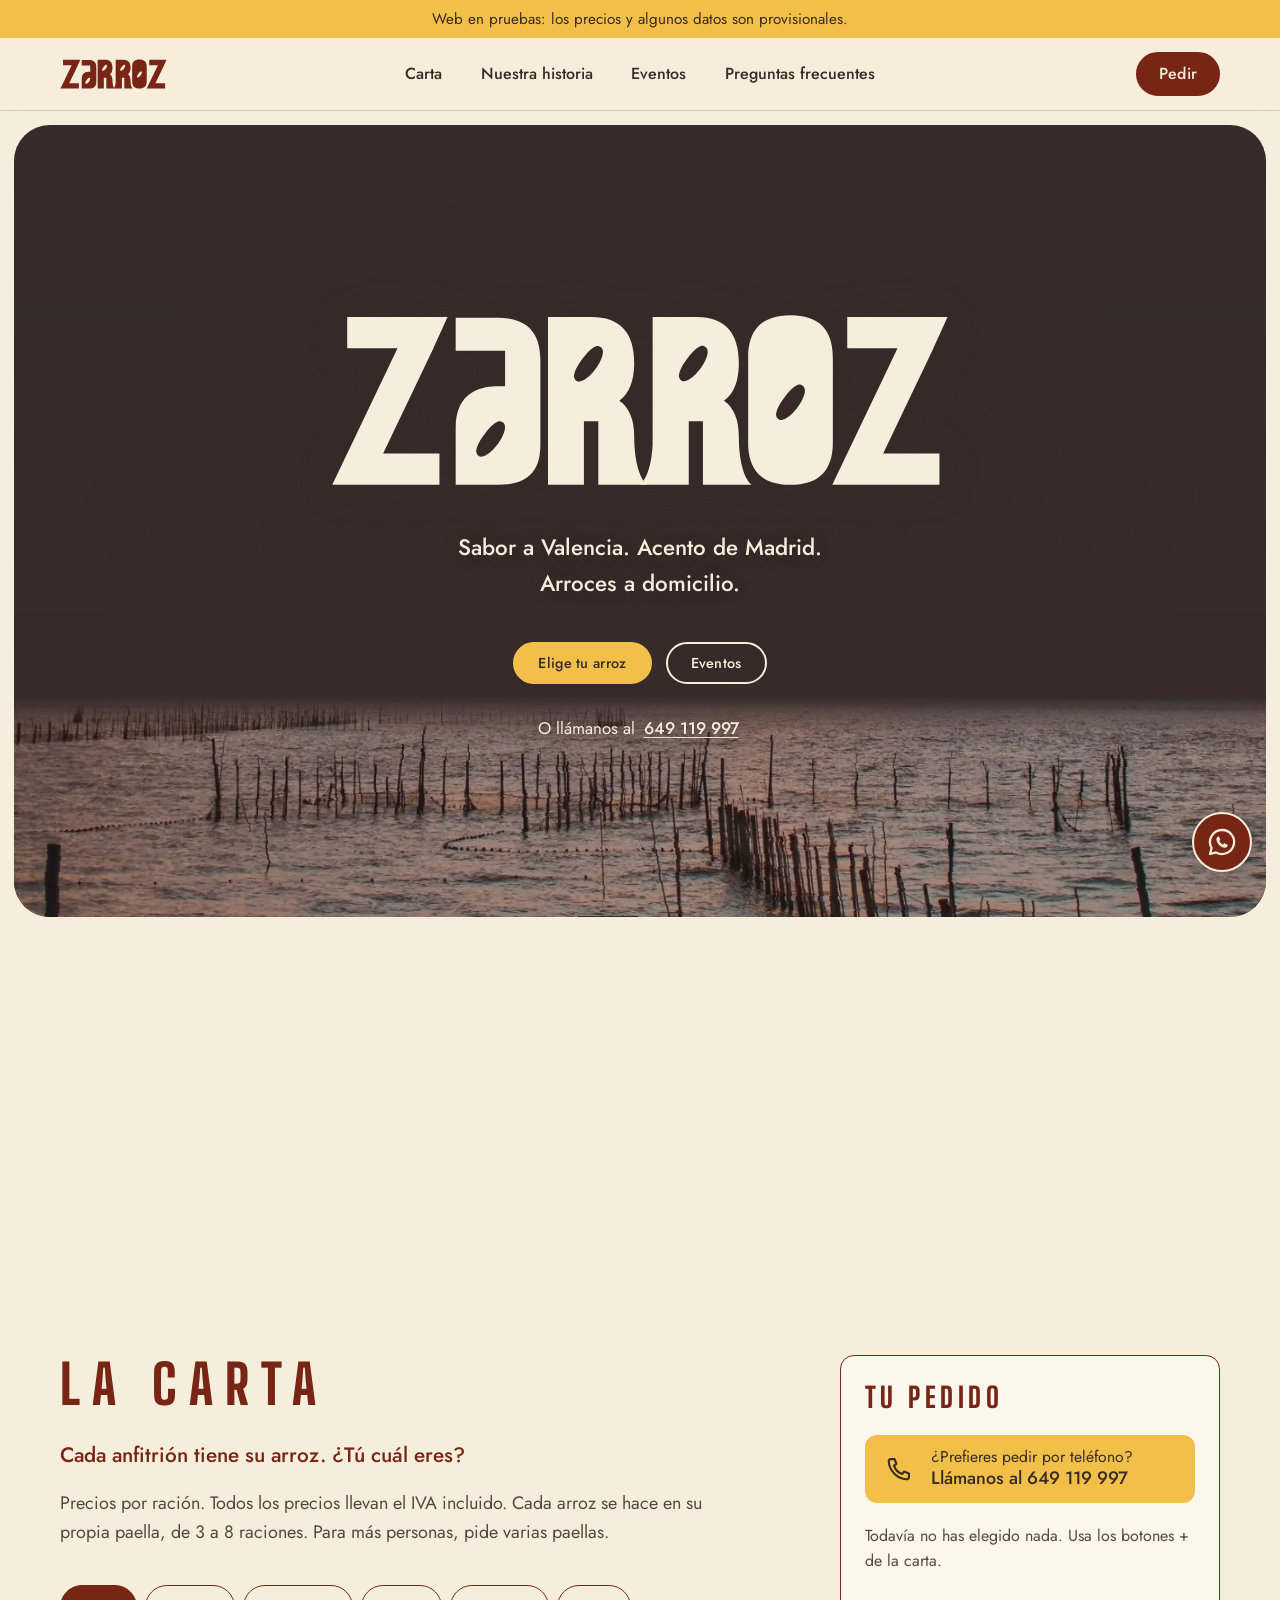
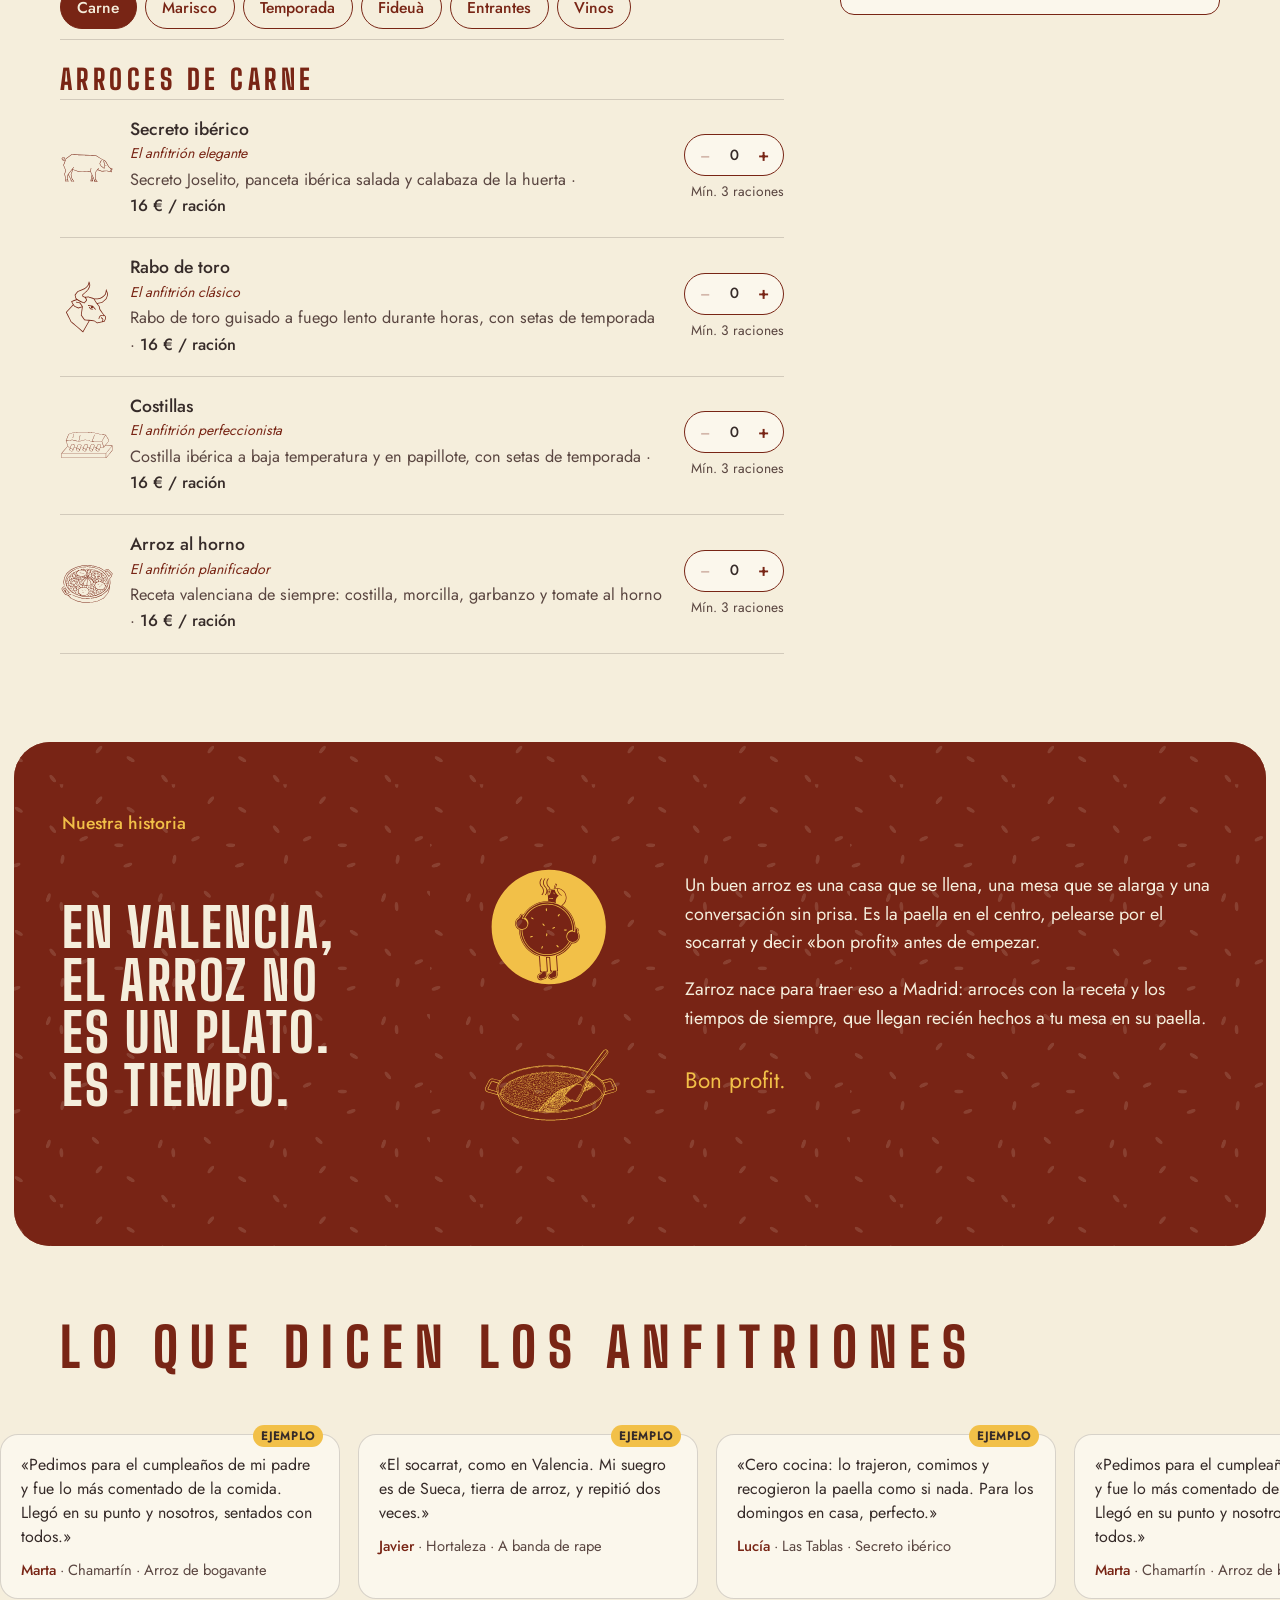
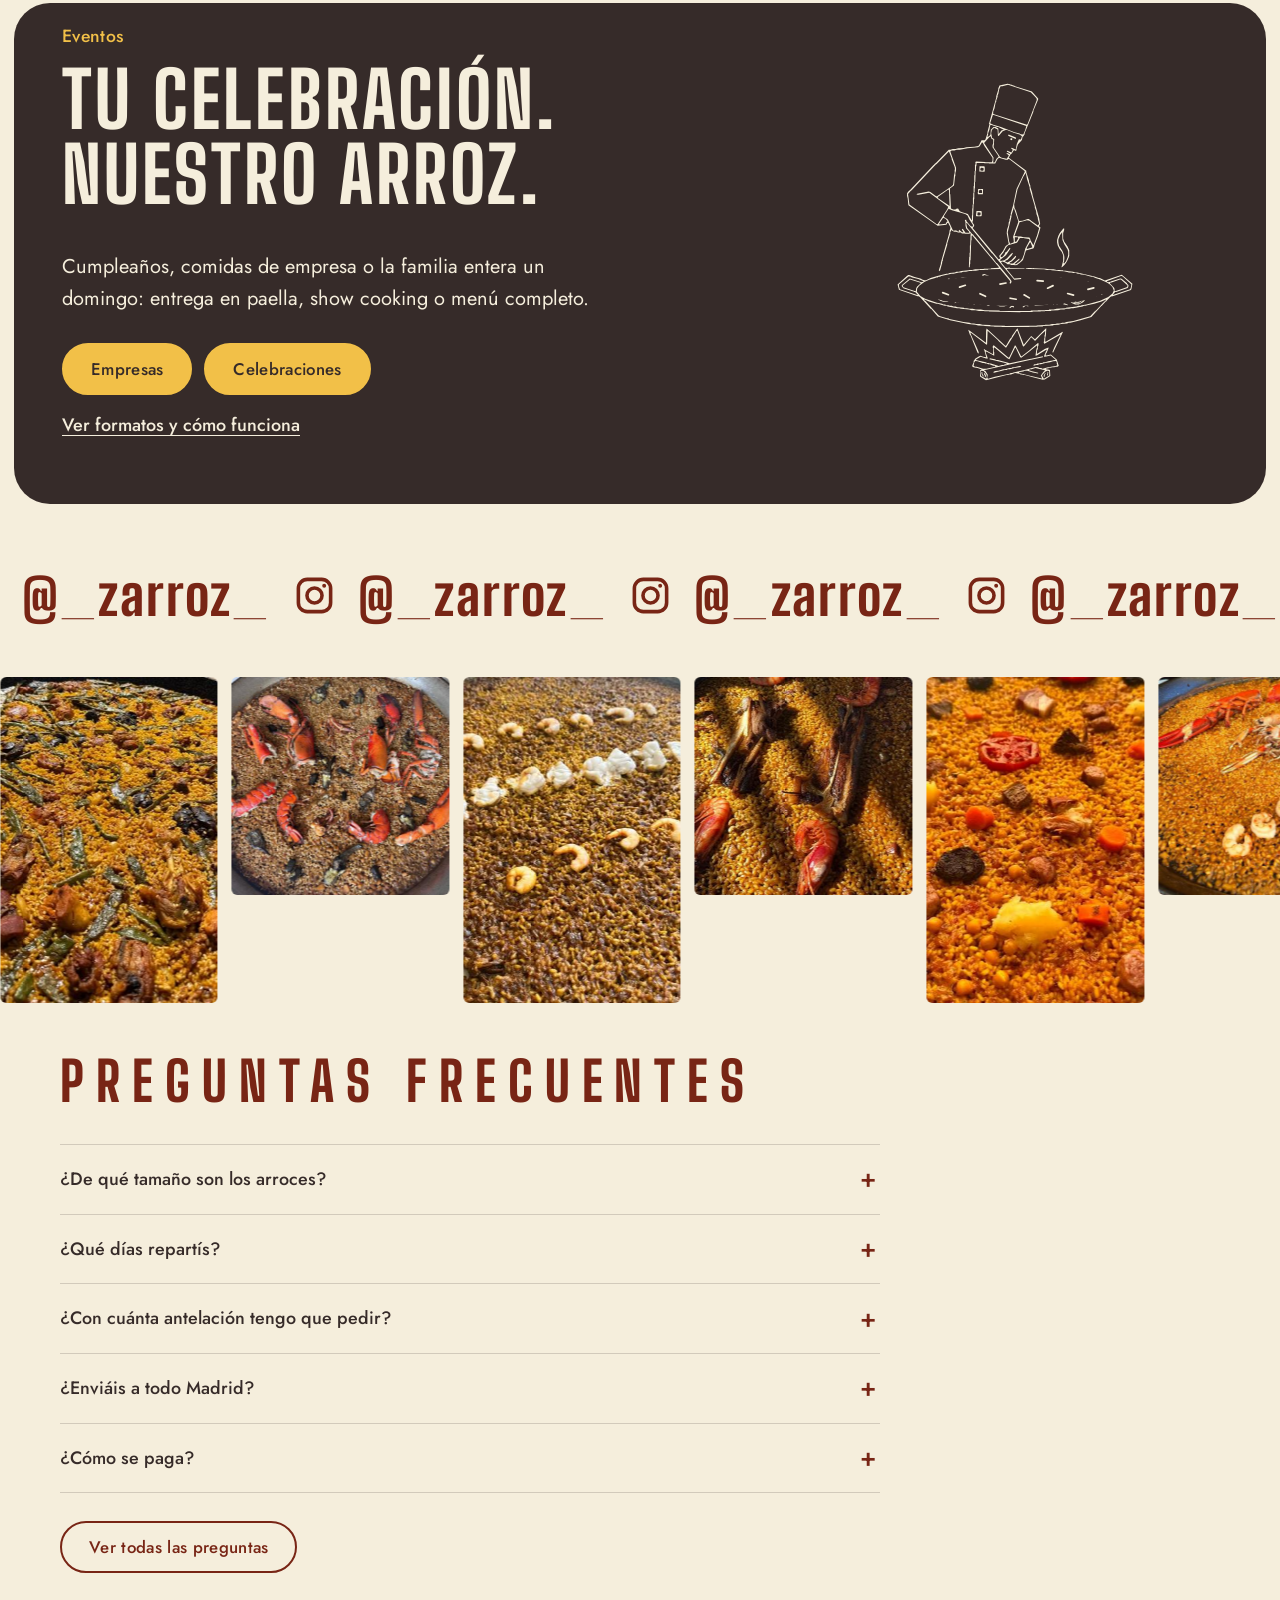
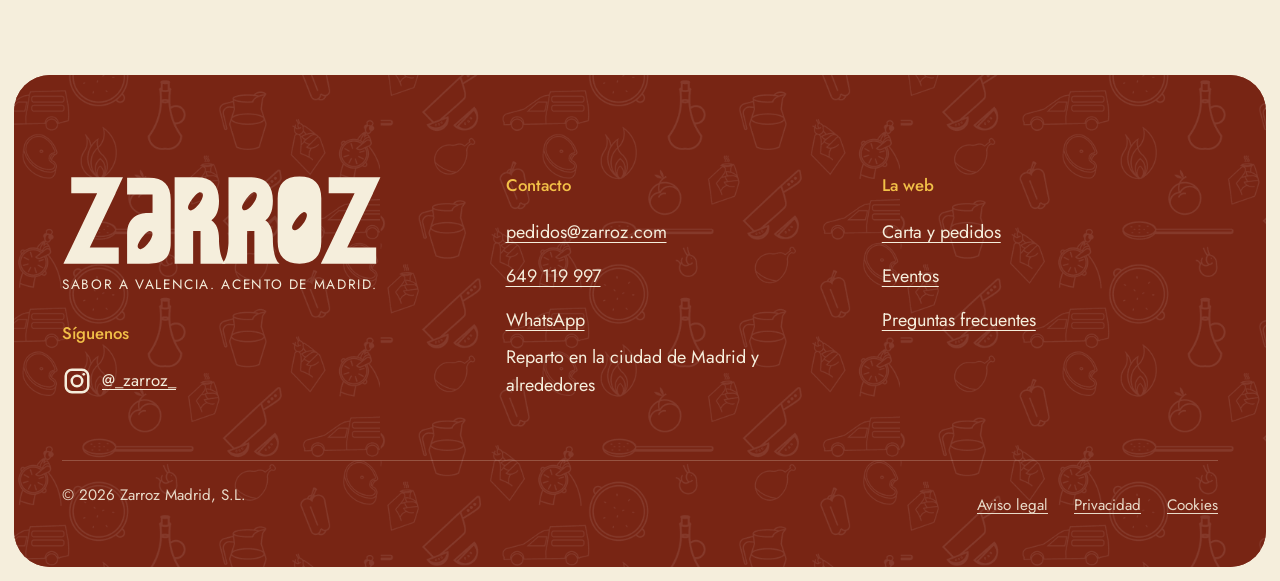
<file: index.html>
<!doctype html>
<html lang="es">
<head>
  <meta charset="utf-8">
  <meta name="viewport" content="width=device-width, initial-scale=1, viewport-fit=cover">
  <title>Zarroz · Arroces a domicilio en Madrid</title>
  <meta name="description" content="Arroces hechos al momento como en Valencia, con caldo casero, y llevados a tu casa en Madrid en su paella. Paellas de 3 a 8 raciones. Haz tu pedido.">
  <!-- WEB EN PRUEBAS: impide que Google la indexe. Borrar esta línea al lanzar. -->
  <meta name="robots" content="noindex, nofollow">
  <meta name="theme-color" content="#f5eedc">
  <link rel="icon" href="assets/img/favicon.svg" type="image/svg+xml">
  <link rel="preload" href="assets/fonts/jost-latin-400-normal.woff2" as="font" type="font/woff2" crossorigin>
  <link rel="preload" href="assets/fonts/big-shoulders-display-latin-800-normal.woff2" as="font" type="font/woff2" crossorigin>
  <link rel="preload" as="image" type="image/webp" href="assets/img/albufera-vertical.webp" media="(max-width: 759px)" fetchpriority="high">
  <link rel="preload" as="image" type="image/webp" href="assets/img/albufera-horizontal.webp" media="(min-width: 760px)" fetchpriority="high">
  <link rel="stylesheet" href="assets/css/styles.css?v=76">
  <meta property="og:title" content="Zarroz · Sabor a Valencia. Acento de Madrid.">
  <meta property="og:description" content="Arroces a domicilio en Madrid, para anfitriones que quieren estar presentes.">
  <meta property="og:type" content="website">
</head>
<body>
  <a class="sr-only" href="#carta">Ir a la carta</a>

  <div class="aviso-pruebas" data-pruebas hidden>Web en pruebas: los precios y algunos datos son provisionales.</div>

  <header class="cabecera">
    <div class="contenedor cabecera__fila">
      <a class="cabecera__logo" href="#inicio" aria-label="Zarroz, inicio">
        <img src="assets/img/logo-rojo.svg" alt="Zarroz" width="132" height="37">
      </a>
      <nav class="menu" aria-label="Principal">
        <div class="menu__enlaces" id="menu-enlaces">
          <a href="#carta">Carta</a>
          <a href="#historia">Nuestra historia</a>
          <a href="eventos.html">Eventos</a>
          <a href="#preguntas">Preguntas frecuentes</a>
        </div>
        <a class="boton" id="cabecera-pedir" href="#carta">Pedir</a>
        <button class="menu__abrir" type="button" aria-expanded="false" aria-controls="menu-enlaces" aria-label="Abrir menú">
          <svg width="26" height="26" viewBox="0 0 26 26" aria-hidden="true"><path d="M3 7h20M3 13h20M3 19h20" stroke="currentColor" stroke-width="2.4" stroke-linecap="round"/></svg>
        </button>
      </nav>
    </div>
  </header>

  <main>
    <!-- PORTADA -->
    <section class="portada" id="inicio">
      <!-- Fondo: foto de la Albufera. El móvil solo descarga la vertical; el ordenador, la horizontal.
           En ordenador, app.js añade encima el agua en movimiento cuando la página ya ha cargado. -->
      <picture class="portada__fondo">
        <source media="(min-width: 760px)" type="image/webp" srcset="assets/img/albufera-horizontal.webp">
        <source media="(min-width: 760px)" srcset="assets/img/albufera-horizontal.jpg">
        <source type="image/webp" srcset="assets/img/albufera-vertical.webp">
        <img src="assets/img/albufera-vertical.jpg" alt="" width="900" height="1350" fetchpriority="high" decoding="async">
      </picture>
      <div class="contenedor">
        <h1 class="sr-only">Zarroz, arroces a domicilio en Madrid</h1>
        <img class="portada__logo" src="assets/img/logo-crema.svg" alt="Zarroz" width="640" height="180">
        <p class="portada__texto">Sabor a Valencia. Acento de Madrid.<br> Arroces a domicilio.</p>
        <div class="portada__acciones">
          <a class="boton boton--mostaza" href="#carta">Elige tu arroz</a>
          <a class="boton boton--borde-claro" href="eventos.html">Eventos</a>
        </div>
        <p class="portada__llamar" data-si="telefono" hidden>O llámanos al <a data-tel href="#"></a></p>
      </div>
    </section>

    <!-- ANFITRIÓN + CÓMO FUNCIONA -->
    <section class="seccion" id="como-funciona">
      <div class="contenedor anfitrion">
        <div>
          <h2 class="anfitrion__antetitulo">Para anfitriones que quieren estar presentes</h2>
          <p class="anfitrion__frase"><span>Tu mesa.</span> <span>Nuestro arroz.</span></p>
          <p class="anfitrion__texto">Hecho al momento y servido en su paella, listo para compartir sin prisas.</p>
          <ul class="sellos">
            <li>Caldos caseros</li>
            <li>Producto del mercado</li>
          </ul>
        </div>
        <ol class="pasos-mini">
          <li><span class="ilu" aria-hidden="true" style="-webkit-mask-image:url(assets/img/ilustraciones/mano-limon.svg);mask-image:url(assets/img/ilustraciones/mano-limon.svg)"></span><div><h3>Elige</h3><p>Tu arroz y las raciones: de <span data-min>3</span> a <span data-max>8</span> por paella.</p></div></li>
          <li><span class="ilu" aria-hidden="true" style="-webkit-mask-image:url(assets/img/ilustraciones/paella.svg);mask-image:url(assets/img/ilustraciones/paella.svg)"></span><div><h3>Pide</h3><p>Por WhatsApp, email o teléfono. Mejor con un día de antelación.</p></div></li>
          <li><span class="ilu" aria-hidden="true" style="-webkit-mask-image:url(assets/img/ilustraciones/furgoneta.svg);mask-image:url(assets/img/ilustraciones/furgoneta.svg)"></span><div><h3>Recibe</h3><p>Listo para servir. Pagas en efectivo o con tarjeta al recibirlo.</p></div></li>
          <li><span class="ilu" aria-hidden="true" style="-webkit-mask-image:url(assets/img/ilustraciones/brindis.svg);mask-image:url(assets/img/ilustraciones/brindis.svg)"></span><div><h3>Disfruta</h3><p>Tú, a la sobremesa: recogemos la paella <span data-recogida>entre hora y media y dos horas después de entregarla</span>.</p></div></li>
        </ol>
      </div>
    </section>

    <!-- CARTA Y PEDIDO -->
    <section class="seccion" id="carta">
      <div class="contenedor carta">
        <div>
          <h2 class="titulo">La carta</h2>
          <p class="carta__lema">Cada anfitrión tiene su arroz. ¿Tú cuál eres?</p>
          <p class="carta__nota"><span data-precio-nota>Precios por ración.</span> Todos los precios llevan el IVA incluido. Cada arroz se hace en su propia paella, de <span data-min>3</span> a <span data-max>8</span> raciones. Para más personas, pide varias paellas.</p>

          <nav class="carta__pestanas" role="tablist" aria-label="Apartados de la carta">
            <a href="#c-carne" data-pestana="c-carne">Carne</a>
            <a href="#c-marisco" data-pestana="c-marisco">Marisco</a>
            <a href="#c-temporada" data-pestana="c-temporada">Temporada</a>
            <a href="#c-fideua" data-pestana="c-fideua">Fideuà</a>
            <a href="#c-entrantes" data-pestana="c-entrantes">Entrantes</a>
            <a href="#c-vinos" data-pestana="c-vinos">Vinos</a>
          </nav>

          <div class="carta__grupo" id="c-carne">
            <div class="carta__cabecera"><h3 class="titulo titulo--peq">Arroces de carne</h3></div>
            <ul class="platos" id="lista-carne"></ul>
          </div>
          <div class="carta__grupo" id="c-marisco">
            <div class="carta__cabecera"><h3 class="titulo titulo--peq">Arroces de marisco</h3></div>
            <ul class="platos" id="lista-marisco"></ul>
          </div>
          <div class="carta__grupo" id="c-temporada">
            <div class="carta__cabecera"><h3 class="titulo titulo--peq">Arroces de temporada</h3></div>
            <ul class="platos" id="lista-temporada"></ul>
          </div>
          <div class="carta__grupo" id="c-fideua">
            <div class="carta__cabecera"><h3 class="titulo titulo--peq">Fideuà</h3></div>
            <ul class="platos" id="lista-fideua"></ul>
          </div>
          <div class="carta__grupo" id="c-entrantes">
            <div class="carta__cabecera"><h3 class="titulo titulo--peq">Entrantes</h3></div>
            <ul class="platos" id="lista-entrantes"></ul>
          </div>
          <div class="carta__grupo" id="c-vinos">
            <div class="carta__cabecera"><h3 class="titulo titulo--peq">Vinos</h3></div>
            <ul class="platos" id="lista-vinos"></ul>
          </div>
        </div>

        <aside class="pedido" id="pedido" aria-labelledby="pedido-titulo">
          <h3 class="titulo titulo--peq pedido__titulo" id="pedido-titulo">Tu pedido</h3>
          <a class="pedido__llamar" data-si="telefono" hidden data-tel-box href="#">
            <span class="ilu" aria-hidden="true" style="-webkit-mask-image:url(assets/img/telefono.svg);mask-image:url(assets/img/telefono.svg)"></span>
            <span>¿Prefieres pedir por teléfono?<strong data-tel-texto></strong></span>
          </a>
          <p class="pedido__vacio" id="pedido-vacio">Todavía no has elegido nada. Usa los botones + de la carta.</p>
          <ul class="pedido__lineas" id="pedido-lineas" aria-live="polite"></ul>
          <div id="pedido-resumen" hidden>
            <p class="pedido__subtotal" id="pedido-subtotal-fila" hidden><span>Platos</span><span id="pedido-subtotal">0 €</span></p>
            <p class="pedido__subtotal" id="pedido-envio-fila" hidden><span>Envío</span><span id="pedido-envio-precio"></span></p>
            <p class="pedido__total"><span>Total <small class="pedido__iva">IVA incluido</small></span><span id="pedido-total">0 €</span></p>
            <p class="pedido__envio" id="pedido-envio">Más el envío: gratis, 6 € o 9 € según tu código postal.</p>
          </div>
          <div class="pedido__sugerencia" id="pedido-sugerencia" hidden>
            <p id="pedido-sugerencia-texto">¿Algo para empezar o para beber?</p>
            <div class="pedido__sugerencia-botones">
              <a class="boton boton--borde" href="#c-entrantes" data-sugerir="c-entrantes">Entrantes</a>
              <a class="boton boton--borde" href="#c-vinos" data-sugerir="c-vinos">Vinos</a>
            </div>
          </div>
          <div class="pedido__continuar" id="pedido-continuar" hidden>
            <button class="boton" type="button" id="pedido-seguir" aria-controls="pedido-form" aria-expanded="false">Continuar</button>
          </div>

          <form id="pedido-form" novalidate>
            <div class="campos">
              <div class="campo"><label for="f-nombre">Nombre</label><input id="f-nombre" name="nombre" autocomplete="name" required></div>
              <div class="campo"><label for="f-tel">Teléfono de contacto</label><input id="f-tel" name="telefono" type="tel" autocomplete="tel" inputmode="tel" required></div>
              <div class="campo"><label for="f-email">Email <span class="campo__opcional">(para mandarte la confirmación)</span></label><input id="f-email" name="email" type="email" autocomplete="email" inputmode="email" spellcheck="false"></div>
              <div class="campo"><label for="f-dir">Dirección de entrega</label><input id="f-dir" name="direccion" autocomplete="street-address" required></div>
              <div class="campo campo--medio"><label for="f-cp">Código postal</label><input id="f-cp" name="cp" autocomplete="postal-code" inputmode="numeric" maxlength="5" required aria-describedby="cp-aviso"><p class="campo__aviso" id="cp-aviso" aria-live="polite"></p></div>
              <div class="campo campo--medio"><label for="f-hora">Hora</label><select id="f-hora" name="hora" required><option value="">Elige</option></select></div>
              <div class="campo"><label for="f-fecha">Día</label><input id="f-fecha" name="fecha" type="date" required aria-describedby="fecha-aviso"><p class="campo__aviso" id="fecha-aviso">Repartimos <span data-dias-servicio>viernes, sábados, domingos y festivos</span>.</p><p class="campo__especial" id="fecha-especial" role="status" hidden></p></div>
              <div class="campo"><label for="f-notas">Comentarios (opcional)</label><textarea id="f-notas" name="notas" placeholder="Alergias, timbre, si es una celebración…"></textarea></div>
              <label class="campo casilla casilla--pedido" for="f-novedades"><input type="checkbox" id="f-novedades" name="novedades" value="Sí"> <span>Quiero recibir por email novedades y ofertas de Zarroz (opcional; puedes darte de baja cuando quieras).</span></label>
            </div>
            <p class="pedido__error" id="pedido-error" role="alert" hidden></p>
            <div class="pedido__acciones">
              <button class="boton boton--wa" type="button" data-canal="whatsapp" hidden><span class="ilu" aria-hidden="true" style="-webkit-mask-image:url(assets/img/whatsapp.svg);mask-image:url(assets/img/whatsapp.svg)"></span>Enviar por WhatsApp</button>
              <button class="boton" type="submit" data-canal="email">Enviar por email</button>
              <button class="boton boton--borde" type="button" data-canal="copiar">Copiar el pedido</button>
            </div>
            <p class="pedido__ayuda">Te confirmamos el pedido <span data-confirmacion>lo antes posible</span>. Si tienes cualquier problema, copia el pedido y envíalo a <a href="mailto:pedidos@zarroz.com" data-email>pedidos@zarroz.com</a><span data-si="telefono" hidden> o llámanos al <a data-tel href="#"></a></span>.</p>
            <div class="pedido__ok" id="pedido-ok" role="status" hidden></div>
          </form>
        </aside>
      </div>
    </section>

    <!-- HISTORIA -->
    <section class="historia" id="historia">
      <div class="contenedor">
        <div class="historia__rejilla">
        <div>
        <h2 class="historia__titulo">Nuestra historia</h2>
        <div class="historia__cabecera">
          <p class="historia__frase">En Valencia, el arroz no es un plato. Es tiempo.</p>
          <div class="historia__iconos" aria-hidden="true">
            <span class="ilu historia__isotipo" style="-webkit-mask-image:url(assets/img/isotipo-circulo.svg);mask-image:url(assets/img/isotipo-circulo.svg)"></span>
            <span class="ilu historia__isotipo" style="-webkit-mask-image:url(assets/img/ilustraciones/cuchara-socarrat.svg);mask-image:url(assets/img/ilustraciones/cuchara-socarrat.svg)"></span>
          </div>
        </div>
        </div>
        <div class="historia__texto historia__texto--corto">
          <p>Un buen arroz es una casa que se llena, una mesa que se alarga y una conversación sin prisa. Es la paella en el centro, pelearse por el socarrat y decir «bon profit» antes de empezar.</p>
          <p>Zarroz nace para traer eso a Madrid: arroces con la receta y los tiempos de siempre, que llegan recién hechos a tu mesa en su paella.</p>
          <p class="historia__poema">Bon profit.</p>
        </div>
        </div>
      </div>
    </section>

    <!-- OPINIONES (salen desde config.js; las de ejemplo solo en pruebas) -->
    <section class="seccion opiniones" id="opiniones" hidden>
      <div class="contenedor">
        <h2 class="titulo">Lo que dicen los anfitriones</h2>
      </div>
      <div class="opiniones__tira"><ul class="opiniones__lista" id="lista-opiniones"></ul></div>
    </section>

    <!-- EVENTOS (resumen; la sección completa está en eventos.html) -->
    <section class="seccion grupos eventos eventos--resumen" id="eventos">
      <div class="contenedor grupos__fila">
        <div>
          <h2 class="eventos__antetitulo">Eventos</h2>
          <p class="eventos__frase">Tu celebración. Nuestro arroz.</p>
          <p class="eventos__intro">Cumpleaños, comidas de empresa o la familia entera un domingo: entrega en paella, show cooking o menú completo.</p>
          <div class="eventos__botones">
            <a class="boton boton--mostaza" href="eventos.html?tipo=empresa#evento-form">Empresas</a>
            <a class="boton boton--mostaza" href="eventos.html?tipo=celebracion#evento-form">Celebraciones</a>
          </div>
          <p class="eventos__mas"><a href="eventos.html">Ver formatos y cómo funciona</a></p>
        </div>
        <span class="ilu eventos__ilu" aria-hidden="true" style="-webkit-mask-image:url(assets/img/ilustraciones/gente-cocinero.svg?v=2);mask-image:url(assets/img/ilustraciones/gente-cocinero.svg?v=2)"></span>
      </div>
    </section>

    <!-- REDES: cinta con el usuario de Instagram y tira de fotos -->
    <section class="redes-tira" id="redes" aria-label="Síguenos en Instagram">
      <a class="redes-tira__cinta" id="redes-cinta" href="#"><span class="redes-tira__pista" id="redes-pista"></span></a>
      <div class="redes-tira__fotos" id="redes-fotos"></div>
    </section>

    <!-- PREGUNTAS -->
    <section class="seccion" id="preguntas">
      <div class="contenedor preguntas">
        <h2 class="titulo">Preguntas frecuentes</h2>
        <details><summary>¿De qué tamaño son los arroces?</summary><p>Cada arroz se prepara en su paella, de <span data-min>3</span> a <span data-max>8</span> raciones. Para grupos más grandes, pide varias paellas: del mismo arroz o de arroces distintos.</p></details>
        <details><summary>¿Qué días repartís?</summary><p>Viernes, sábados, domingos y festivos de la Comunidad de Madrid, a mediodía. Si necesitas el arroz otro día, escríbenos a <a href="mailto:pedidos@zarroz.com" data-email>pedidos@zarroz.com</a><span data-si="telefono" hidden> o llámanos al <a data-tel href="#"></a></span> y lo vemos.</p></details>
        <details><summary>¿Con cuánta antelación tengo que pedir?</summary><p>Puedes pedir para el mismo día, aunque te recomendamos hacerlo con un día de antelación.</p></details>
        <details><summary>¿Enviáis a todo Madrid?</summary><p>Repartimos en toda la ciudad de Madrid y alrededores, como La Moraleja. El envío es gratis en Hortaleza, Ciudad Lineal, Prosperidad, El Viso, Ventas, Sanchinarro, Las Tablas y Barajas. En el resto cuesta 6 € o 9 € según la distancia. Al escribir tu código postal en el pedido verás el precio exacto.</p></details>
        <details><summary>¿Cómo se paga?</summary><p>Al recibir el pedido, en efectivo o con tarjeta. No hay que pagar nada por adelantado.</p></details>
        <p class="preguntas__todas"><a class="boton boton--borde" href="preguntas.html">Ver todas las preguntas</a></p>
      </div>
    </section>
  </main>

  <footer class="pie">
    <div class="contenedor">
      <div class="pie__arriba">
        <div>
          <img class="pie__logo" src="assets/img/logo-crema.svg" alt="Zarroz" width="320" height="90">
          <p class="pie__claim">Sabor a Valencia. Acento de Madrid.</p>
          <div class="redes" data-si="instagram" hidden>
            <h2>Síguenos</h2>
            <a class="redes__enlace" data-ig href="#"><span class="ilu" aria-hidden="true" style="-webkit-mask-image:url(assets/img/instagram.svg);mask-image:url(assets/img/instagram.svg)"></span><span data-ig-usuario>Instagram</span></a>
          </div>
        </div>
        <div>
          <h2>Contacto</h2>
          <ul>
            <li><a href="mailto:pedidos@zarroz.com" data-email>pedidos@zarroz.com</a></li>
            <li data-si="telefono" hidden><a data-tel href="#"></a></li>
            <li data-si="whatsapp" hidden><a data-wa href="#">WhatsApp</a></li>
            <li>Reparto en la ciudad de Madrid y alrededores</li>
          </ul>
        </div>
        <div>
          <h2>La web</h2>
          <ul>
            <li><a href="#carta">Carta y pedidos</a></li>
            <li><a href="eventos.html">Eventos</a></li>
            <li><a href="preguntas.html">Preguntas frecuentes</a></li>
          </ul>
        </div>
      </div>
      <div class="pie__legal">
        <p>© <span data-anio>2026</span> Zarroz Madrid, S.L.</p>
        <a href="aviso-legal.html">Aviso legal</a>
        <a href="privacidad.html">Privacidad</a>
        <a href="cookies.html">Cookies</a>
      </div>
    </div>
  </footer>


  <script src="assets/js/config.js?v=76"></script>
  <script src="assets/js/app.js?v=76"></script>
</body>
</html>
</file>
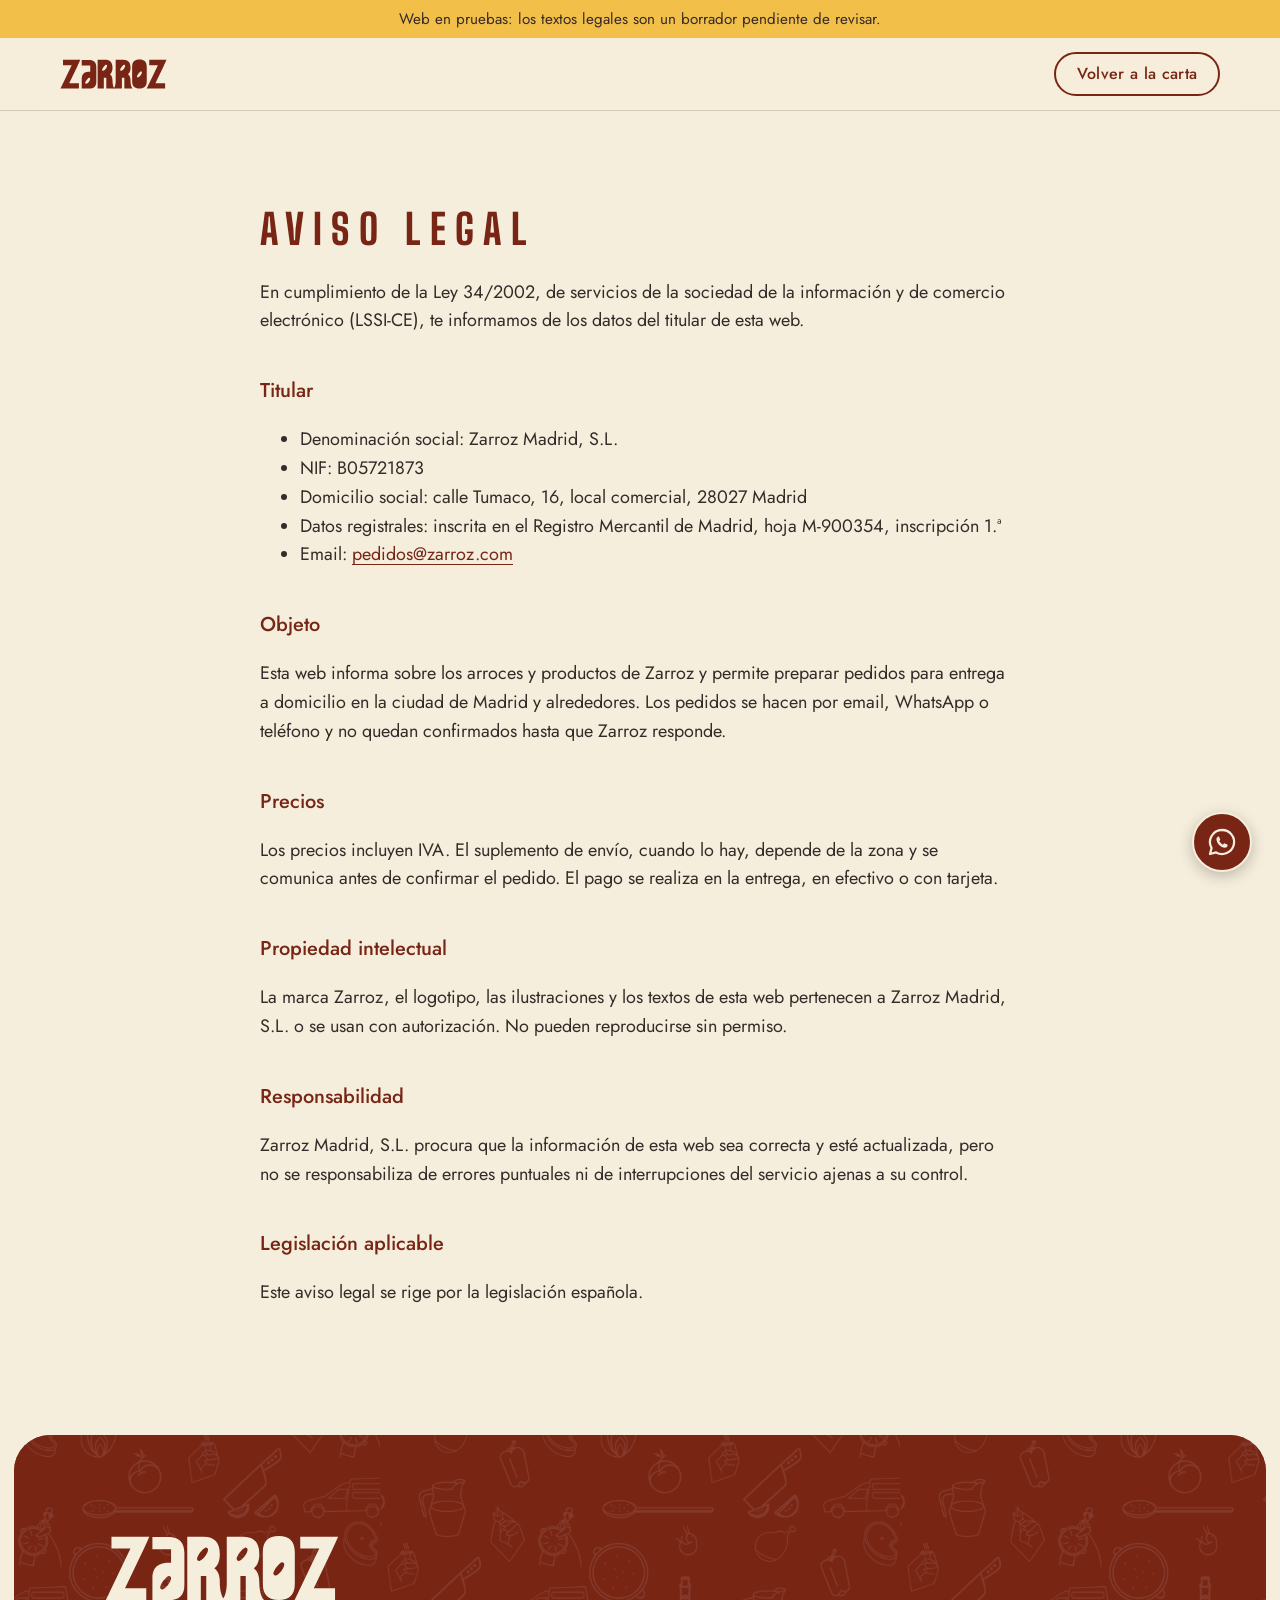
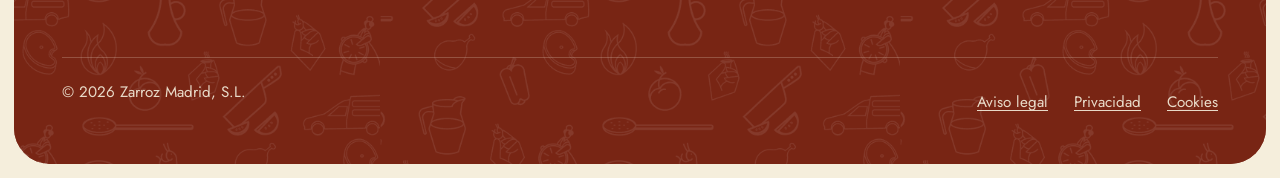
<file: aviso-legal.html>
<!doctype html>
<html lang="es">
<head>
  <meta charset="utf-8">
  <meta name="viewport" content="width=device-width, initial-scale=1, viewport-fit=cover">
  <title>Aviso legal · Zarroz</title>
  <meta name="robots" content="noindex, nofollow">
  <link rel="icon" href="assets/img/favicon.svg" type="image/svg+xml">
  <link rel="stylesheet" href="assets/css/styles.css?v=76">
</head>
<body>
  <div class="aviso-pruebas" data-pruebas hidden>Web en pruebas: los textos legales son un borrador pendiente de revisar.</div>
  <header class="cabecera">
    <div class="contenedor cabecera__fila">
      <a class="cabecera__logo" href="index.html" aria-label="Zarroz, inicio"><img src="assets/img/logo-rojo.svg" alt="Zarroz" width="132" height="37"></a>
      <nav class="menu" aria-label="Principal"><a class="boton boton--borde" href="index.html#carta">Volver a la carta</a></nav>
    </div>
  </header>
  <main class="legal"><div class="contenedor">
    <h1 class="titulo">Aviso legal</h1>

    <p>En cumplimiento de la Ley 34/2002, de servicios de la sociedad de la información y de comercio electrónico (LSSI-CE), te informamos de los datos del titular de esta web.</p>
    <h2>Titular</h2>
    <ul>
      <li>Denominación social: Zarroz Madrid, S.L.</li>
      <li>NIF: B05721873</li>
      <li>Domicilio social: calle Tumaco, 16, local comercial, 28027 Madrid</li>
      <li>Datos registrales: inscrita en el Registro Mercantil de Madrid, hoja M-900354, inscripción 1.ª</li>
      <li>Email: <a href="mailto:pedidos@zarroz.com" data-email>pedidos@zarroz.com</a></li>
    </ul>
    <h2>Objeto</h2>
    <p>Esta web informa sobre los arroces y productos de Zarroz y permite preparar pedidos para entrega a domicilio en la ciudad de Madrid y alrededores. Los pedidos se hacen por email, WhatsApp o teléfono y no quedan confirmados hasta que Zarroz responde.</p>
    <h2>Precios</h2>
    <p>Los precios incluyen IVA. El suplemento de envío, cuando lo hay, depende de la zona y se comunica antes de confirmar el pedido. El pago se realiza en la entrega, en efectivo o con tarjeta.</p>
    <h2>Propiedad intelectual</h2>
    <p>La marca Zarroz, el logotipo, las ilustraciones y los textos de esta web pertenecen a Zarroz Madrid, S.L. o se usan con autorización. No pueden reproducirse sin permiso.</p>
    <h2>Responsabilidad</h2>
    <p>Zarroz Madrid, S.L. procura que la información de esta web sea correcta y esté actualizada, pero no se responsabiliza de errores puntuales ni de interrupciones del servicio ajenas a su control.</p>
    <h2>Legislación aplicable</h2>
    <p>Este aviso legal se rige por la legislación española.</p>
  </div></main>
  <footer class="pie">
    <div class="contenedor">
      <img class="pie__logo" src="assets/img/logo-crema.svg" alt="Zarroz" width="240" height="66">
      <div class="pie__legal">
        <p>© <span data-anio>2026</span> Zarroz Madrid, S.L.</p>
        <a href="aviso-legal.html">Aviso legal</a>
        <a href="privacidad.html">Privacidad</a>
        <a href="cookies.html">Cookies</a>
      </div>
    </div>
  </footer>
  <script src="assets/js/config.js?v=76"></script>
  <script src="assets/js/app.js?v=76"></script>
</body>
</html>
</file>
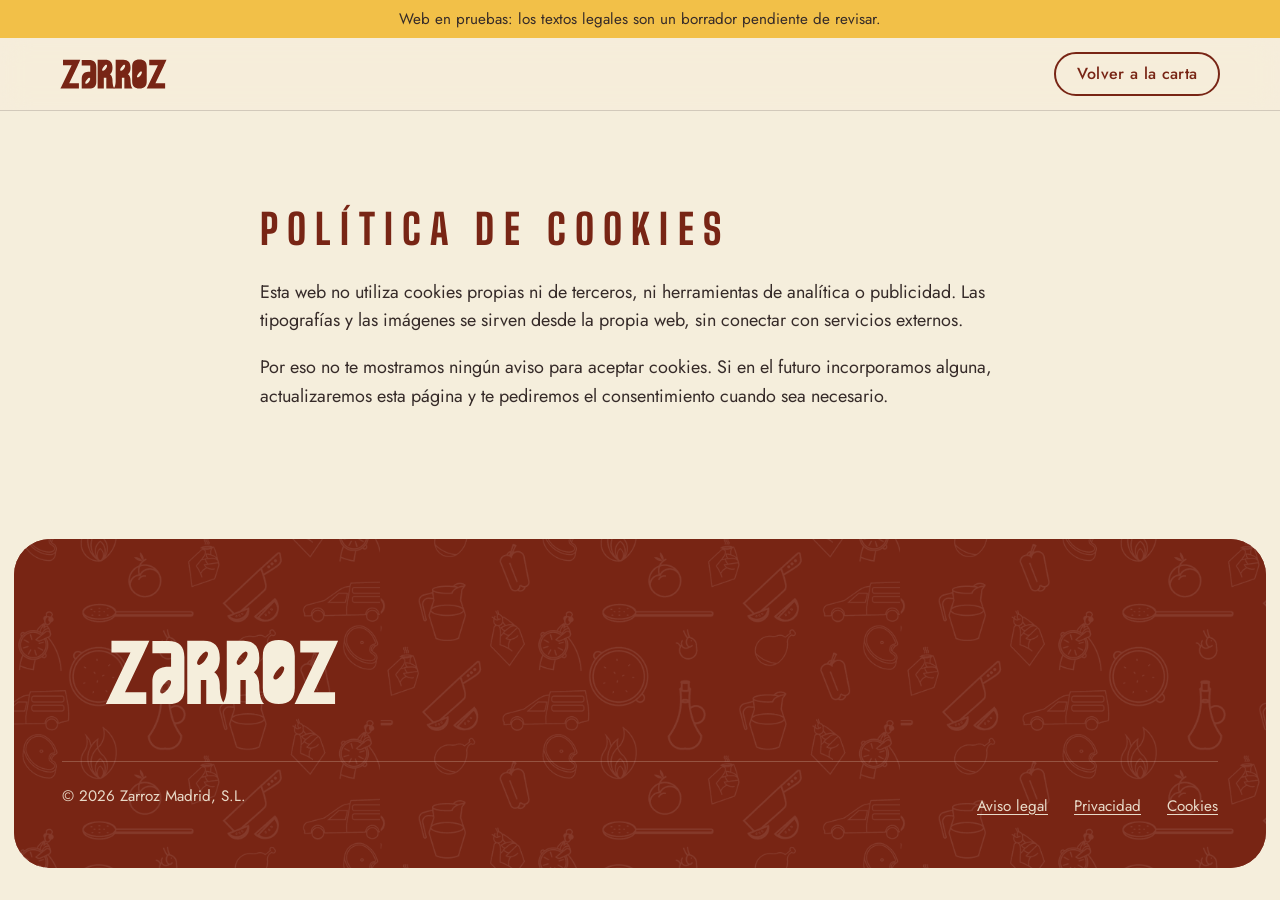
<file: cookies.html>
<!doctype html>
<html lang="es">
<head>
  <meta charset="utf-8">
  <meta name="viewport" content="width=device-width, initial-scale=1, viewport-fit=cover">
  <title>Política de cookies · Zarroz</title>
  <meta name="robots" content="noindex, nofollow">
  <link rel="icon" href="assets/img/favicon.svg" type="image/svg+xml">
  <link rel="stylesheet" href="assets/css/styles.css?v=76">
</head>
<body>
  <div class="aviso-pruebas" data-pruebas hidden>Web en pruebas: los textos legales son un borrador pendiente de revisar.</div>
  <header class="cabecera">
    <div class="contenedor cabecera__fila">
      <a class="cabecera__logo" href="index.html" aria-label="Zarroz, inicio"><img src="assets/img/logo-rojo.svg" alt="Zarroz" width="132" height="37"></a>
      <nav class="menu" aria-label="Principal"><a class="boton boton--borde" href="index.html#carta">Volver a la carta</a></nav>
    </div>
  </header>
  <main class="legal"><div class="contenedor">
    <h1 class="titulo">Política de cookies</h1>

    <p>Esta web no utiliza cookies propias ni de terceros, ni herramientas de analítica o publicidad. Las tipografías y las imágenes se sirven desde la propia web, sin conectar con servicios externos.</p>
    <p>Por eso no te mostramos ningún aviso para aceptar cookies. Si en el futuro incorporamos alguna, actualizaremos esta página y te pediremos el consentimiento cuando sea necesario.</p>
  </div></main>
  <footer class="pie">
    <div class="contenedor">
      <img class="pie__logo" src="assets/img/logo-crema.svg" alt="Zarroz" width="240" height="66">
      <div class="pie__legal">
        <p>© <span data-anio>2026</span> Zarroz Madrid, S.L.</p>
        <a href="aviso-legal.html">Aviso legal</a>
        <a href="privacidad.html">Privacidad</a>
        <a href="cookies.html">Cookies</a>
      </div>
    </div>
  </footer>
  <script src="assets/js/config.js?v=76"></script>
  <script src="assets/js/app.js?v=76"></script>
</body>
</html>
</file>
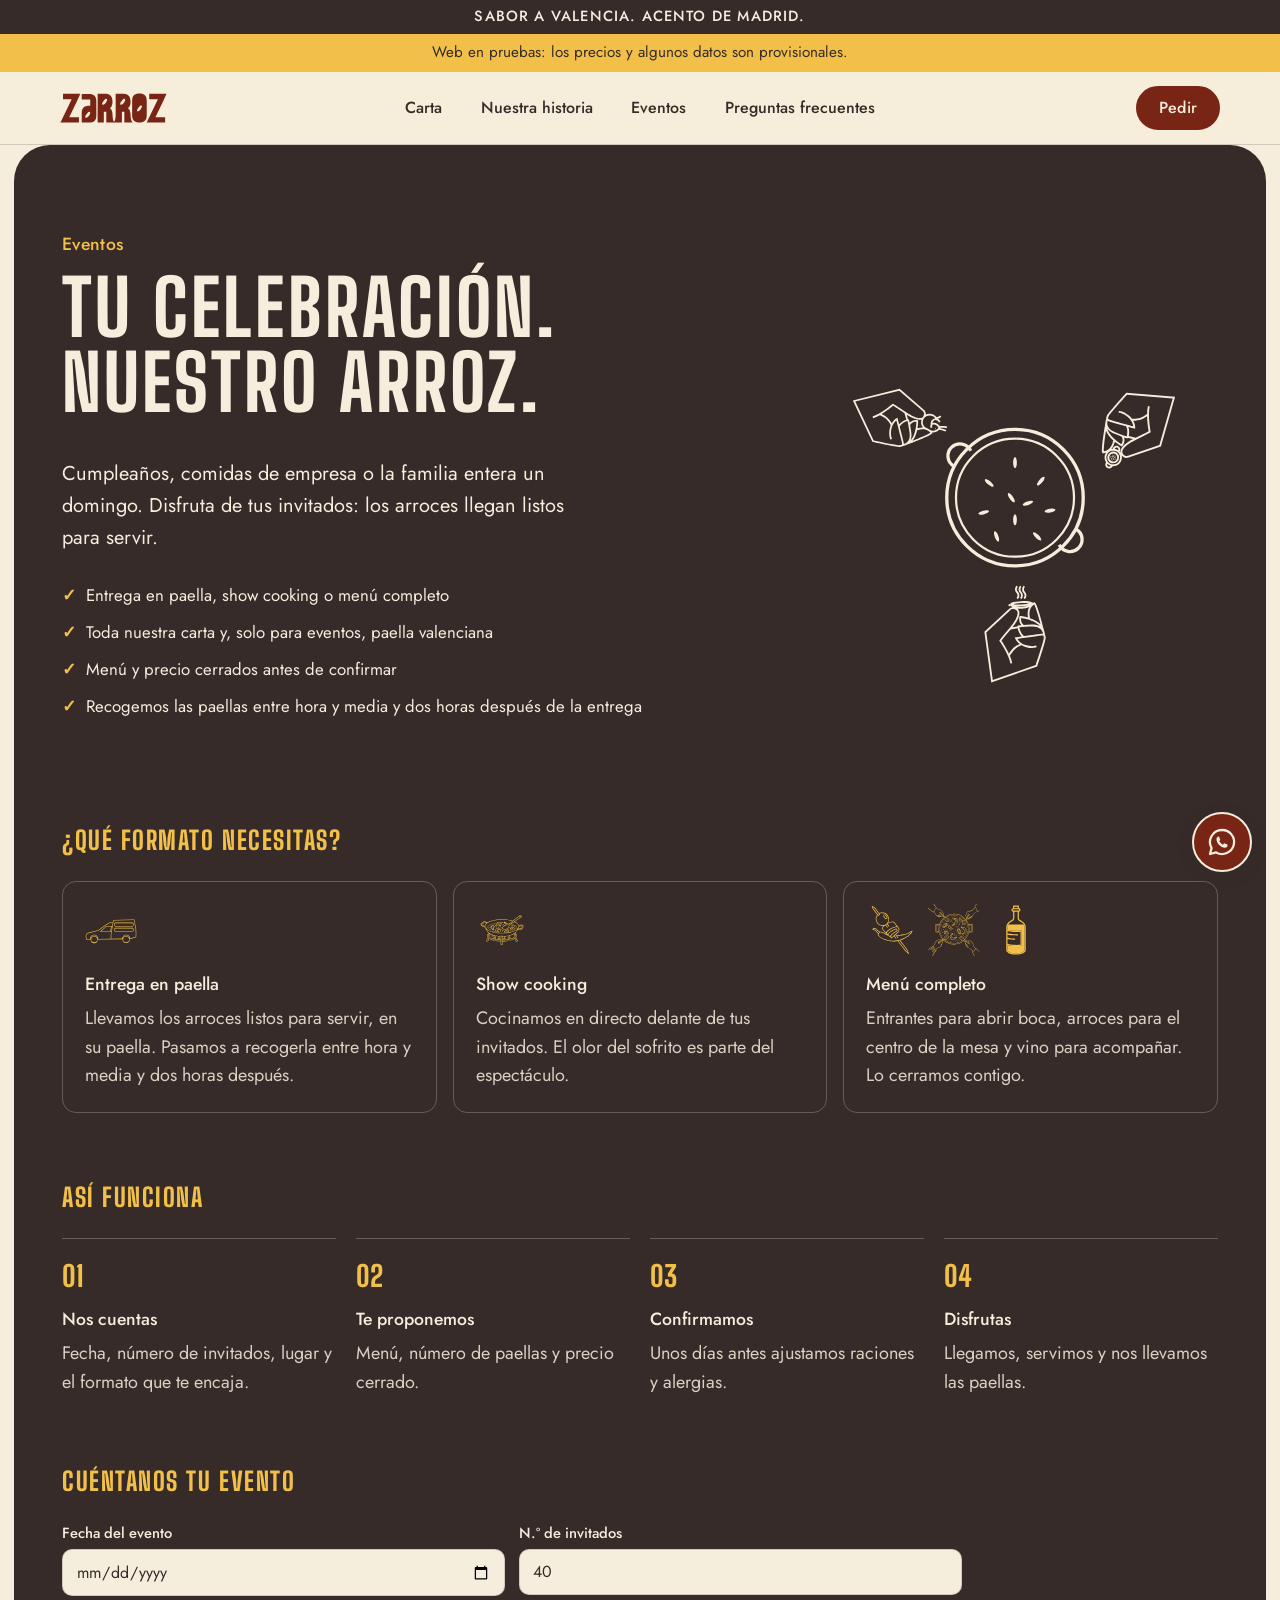
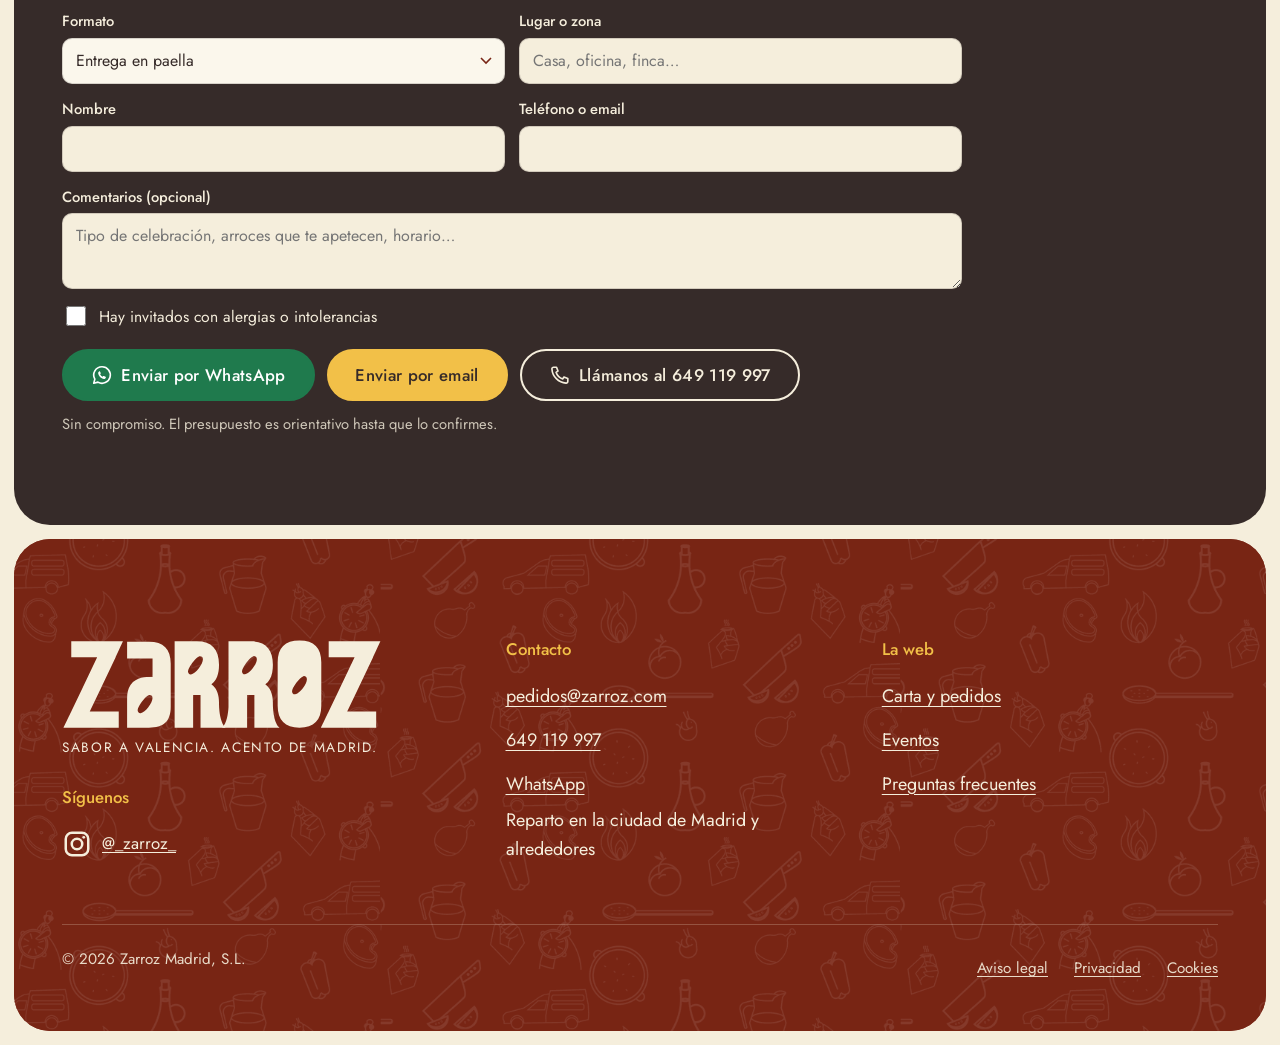
<file: eventos.html>
<!doctype html>
<html lang="es">
<head>
  <meta charset="utf-8">
  <meta name="viewport" content="width=device-width, initial-scale=1, viewport-fit=cover">
  <title>Eventos · Zarroz · Arroces para celebraciones en Madrid</title>
  <meta name="description" content="Arroces para cumpleaños, comidas de empresa y celebraciones en Madrid: entrega en paella, show cooking o menú completo. Pide presupuesto sin compromiso.">
  <!-- WEB EN PRUEBAS: impide que Google la indexe. Borrar esta línea al lanzar. -->
  <meta name="robots" content="noindex, nofollow">
  <meta name="theme-color" content="#f5eedc">
  <link rel="icon" href="assets/img/favicon.svg" type="image/svg+xml">
  <link rel="preload" href="assets/fonts/jost-latin-400-normal.woff2" as="font" type="font/woff2" crossorigin>
  <link rel="preload" href="assets/fonts/big-shoulders-display-latin-800-normal.woff2" as="font" type="font/woff2" crossorigin>
  <link rel="stylesheet" href="assets/css/styles.css?v=76">
  <meta property="og:title" content="Zarroz · Sabor a Valencia. Acento de Madrid.">
  <meta property="og:description" content="Arroces a domicilio en Madrid, para anfitriones que quieren estar presentes.">
  <meta property="og:type" content="website">
</head>
<body>
  <a class="sr-only" href="#evento-form">Ir al formulario</a>

  <div class="franja-lema">Sabor a Valencia. Acento de Madrid.</div>
  <div class="aviso-pruebas" data-pruebas hidden>Web en pruebas: los precios y algunos datos son provisionales.</div>

  <header class="cabecera">
    <div class="contenedor cabecera__fila">
      <a class="cabecera__logo" href="index.html#inicio" aria-label="Zarroz, inicio">
        <img src="assets/img/logo-rojo.svg" alt="Zarroz" width="132" height="37">
      </a>
      <nav class="menu" aria-label="Principal">
        <div class="menu__enlaces" id="menu-enlaces">
          <a href="index.html#carta">Carta</a>
          <a href="index.html#historia">Nuestra historia</a>
          <a href="eventos.html">Eventos</a>
          <a href="preguntas.html">Preguntas frecuentes</a>
        </div>
        <a class="boton" href="index.html#carta">Pedir</a>
        <button class="menu__abrir" type="button" aria-expanded="false" aria-controls="menu-enlaces" aria-label="Abrir menú">
          <svg width="26" height="26" viewBox="0 0 26 26" aria-hidden="true"><path d="M3 7h20M3 13h20M3 19h20" stroke="currentColor" stroke-width="2.4" stroke-linecap="round"/></svg>
        </button>
      </nav>
    </div>
  </header>

  <main>
    <!-- EVENTOS -->
    <section class="seccion grupos eventos" id="eventos">
      <div class="contenedor">
        <div class="grupos__fila">
          <div>
            <h2 class="eventos__antetitulo">Eventos</h2>
            <p class="eventos__frase">Tu celebración. Nuestro arroz.</p>
            <p class="eventos__intro">Cumpleaños, comidas de empresa o la familia entera un domingo. Disfruta de tus invitados: los arroces llegan listos para servir.</p>
            <ul class="eventos__ventajas">
              <li>Entrega en paella, show cooking o menú completo</li>
              <li>Toda nuestra carta y, solo para eventos, paella valenciana</li>
              <li>Menú y precio cerrados antes de confirmar</li>
              <li>Recogemos las paellas entre hora y media y dos horas después de la entrega</li>
            </ul>
          </div>
          <div class="mesa" aria-hidden="true">
            <span class="ilu mesa__paella" style="-webkit-mask-image:url(assets/img/ilustraciones/paella.svg);mask-image:url(assets/img/ilustraciones/paella.svg)"></span>
            <span class="ilu mesa__mano mesa__mano--1" style="-webkit-mask-image:url(assets/img/ilustraciones/mano-gamba.svg);mask-image:url(assets/img/ilustraciones/mano-gamba.svg)"></span>
            <span class="ilu mesa__mano mesa__mano--2" style="-webkit-mask-image:url(assets/img/ilustraciones/mano-limon.svg);mask-image:url(assets/img/ilustraciones/mano-limon.svg)"></span>
            <span class="ilu mesa__mano mesa__mano--3" style="-webkit-mask-image:url(assets/img/ilustraciones/mano-cazuela.svg);mask-image:url(assets/img/ilustraciones/mano-cazuela.svg)"></span>
          </div>
        </div>

        <h3 class="eventos__sub">¿Qué formato necesitas?</h3>
        <ul class="formatos">
          <li><span class="ilu" aria-hidden="true" style="-webkit-mask-image:url(assets/img/ilustraciones/furgoneta.svg);mask-image:url(assets/img/ilustraciones/furgoneta.svg)"></span><h4>Entrega en paella</h4><p>Llevamos los arroces listos para servir, en su paella. Pasamos a recogerla entre hora y media y dos horas después.</p></li>
          <li><span class="ilu" aria-hidden="true" style="-webkit-mask-image:url(assets/img/ilustraciones/paella-al-fuego.svg);mask-image:url(assets/img/ilustraciones/paella-al-fuego.svg)"></span><h4>Show cooking</h4><p>Cocinamos en directo delante de tus invitados. El olor del sofrito es parte del espectáculo.</p></li>
          <li><div class="formatos__ilus" aria-hidden="true"><span class="ilu" style="-webkit-mask-image:url(assets/img/ilustraciones/plato-gilda.svg?v=2);mask-image:url(assets/img/ilustraciones/plato-gilda.svg?v=2)"></span><span class="ilu" style="-webkit-mask-image:url(assets/img/ilustraciones/manos-y-paellera.svg);mask-image:url(assets/img/ilustraciones/manos-y-paellera.svg)"></span><span class="ilu" style="-webkit-mask-image:url(assets/img/ilustraciones/botella-vino-tinto.svg);mask-image:url(assets/img/ilustraciones/botella-vino-tinto.svg)"></span></div><h4>Menú completo</h4><p>Entrantes para abrir boca, arroces para el centro de la mesa y vino para acompañar. Lo cerramos contigo.</p></li>
        </ul>

        <h3 class="eventos__sub">Así funciona</h3>
        <ol class="ev-pasos">
          <li><h4>Nos cuentas</h4><p>Fecha, número de invitados, lugar y el formato que te encaja.</p></li>
          <li><h4>Te proponemos</h4><p>Menú, número de paellas y precio cerrado.</p></li>
          <li><h4>Confirmamos</h4><p>Unos días antes ajustamos raciones y alergias.</p></li>
          <li><h4>Disfrutas</h4><p>Llegamos, servimos y nos llevamos las paellas.</p></li>
        </ol>

        <form class="ev-form" id="evento-form" novalidate>
          <h3 class="eventos__sub">Cuéntanos tu evento</h3>
          <div class="campos">
            <div class="campo campo--medio"><label for="f-ev-fecha">Fecha del evento</label><input id="f-ev-fecha" name="fecha" type="date" required></div>
            <div class="campo campo--medio"><label for="f-ev-personas">N.º de invitados</label><input id="f-ev-personas" name="personas" type="number" min="1" inputmode="numeric" value="40" required></div>
            <div class="campo campo--medio"><label for="f-ev-formato">Formato</label>
              <select id="f-ev-formato" name="formato" required>
                <option>Entrega en paella</option><option>Show cooking</option><option>Menú completo</option><option>Aún no lo sé</option>
              </select></div>
            <div class="campo campo--medio"><label for="f-ev-lugar">Lugar o zona</label><input id="f-ev-lugar" name="lugar" placeholder="Casa, oficina, finca…" required></div>
            <div class="campo campo--medio"><label for="f-ev-nombre">Nombre</label><input id="f-ev-nombre" name="nombre" autocomplete="name" required></div>
            <div class="campo campo--medio"><label for="f-ev-contacto">Teléfono o email</label><input id="f-ev-contacto" name="contacto" autocomplete="tel" required></div>
            <div class="campo"><label for="f-ev-notas">Comentarios (opcional)</label><textarea id="f-ev-notas" name="notas" placeholder="Tipo de celebración, arroces que te apetecen, horario…"></textarea></div>
            <label class="casilla campo"><input type="checkbox" name="alergias" id="f-ev-alergias"> Hay invitados con alergias o intolerancias</label>
          </div>
          <p class="pedido__error" id="ev-error" role="alert" hidden></p>
          <div class="eventos__acciones">
            <button class="boton boton--wa" type="button" data-ev-canal="whatsapp" hidden><span class="ilu" aria-hidden="true" style="-webkit-mask-image:url(assets/img/whatsapp.svg);mask-image:url(assets/img/whatsapp.svg)"></span>Enviar por WhatsApp</button>
            <button class="boton boton--mostaza" type="submit">Enviar por email</button>
            <a class="boton boton--borde-claro" data-si="telefono" hidden data-tel-box href="#"><span class="ilu" aria-hidden="true" style="-webkit-mask-image:url(assets/img/telefono.svg);mask-image:url(assets/img/telefono.svg)"></span><span data-tel-texto>Llámanos</span></a>
          </div>
          <p class="eventos__nota">Sin compromiso. El presupuesto es orientativo hasta que lo confirmes.</p>
          <div class="pedido__ok" id="ev-ok" role="status" hidden></div>
        </form>
      </div>
    </section>
  </main>

  <footer class="pie">
    <div class="contenedor">
      <div class="pie__arriba">
        <div>
          <img class="pie__logo" src="assets/img/logo-crema.svg" alt="Zarroz" width="320" height="90">
          <p class="pie__claim">Sabor a Valencia. Acento de Madrid.</p>
          <div class="redes" data-si="instagram" hidden>
            <h2>Síguenos</h2>
            <a class="redes__enlace" data-ig href="#"><span class="ilu" aria-hidden="true" style="-webkit-mask-image:url(assets/img/instagram.svg);mask-image:url(assets/img/instagram.svg)"></span><span data-ig-usuario>Instagram</span></a>
          </div>
        </div>
        <div>
          <h2>Contacto</h2>
          <ul>
            <li><a href="mailto:pedidos@zarroz.com" data-email>pedidos@zarroz.com</a></li>
            <li data-si="telefono" hidden><a data-tel href="#"></a></li>
            <li data-si="whatsapp" hidden><a data-wa href="#">WhatsApp</a></li>
            <li>Reparto en la ciudad de Madrid y alrededores</li>
          </ul>
        </div>
        <div>
          <h2>La web</h2>
          <ul>
            <li><a href="index.html#carta">Carta y pedidos</a></li>
            <li><a href="eventos.html">Eventos</a></li>
            <li><a href="preguntas.html">Preguntas frecuentes</a></li>
          </ul>
        </div>
      </div>
      <div class="pie__legal">
        <p>© <span data-anio>2026</span> Zarroz Madrid, S.L.</p>
        <a href="aviso-legal.html">Aviso legal</a>
        <a href="privacidad.html">Privacidad</a>
        <a href="cookies.html">Cookies</a>
      </div>
    </div>
  </footer>

  <script src="assets/js/config.js?v=76"></script>
  <script src="assets/js/app.js?v=76"></script>
</body>
</html>
</file>
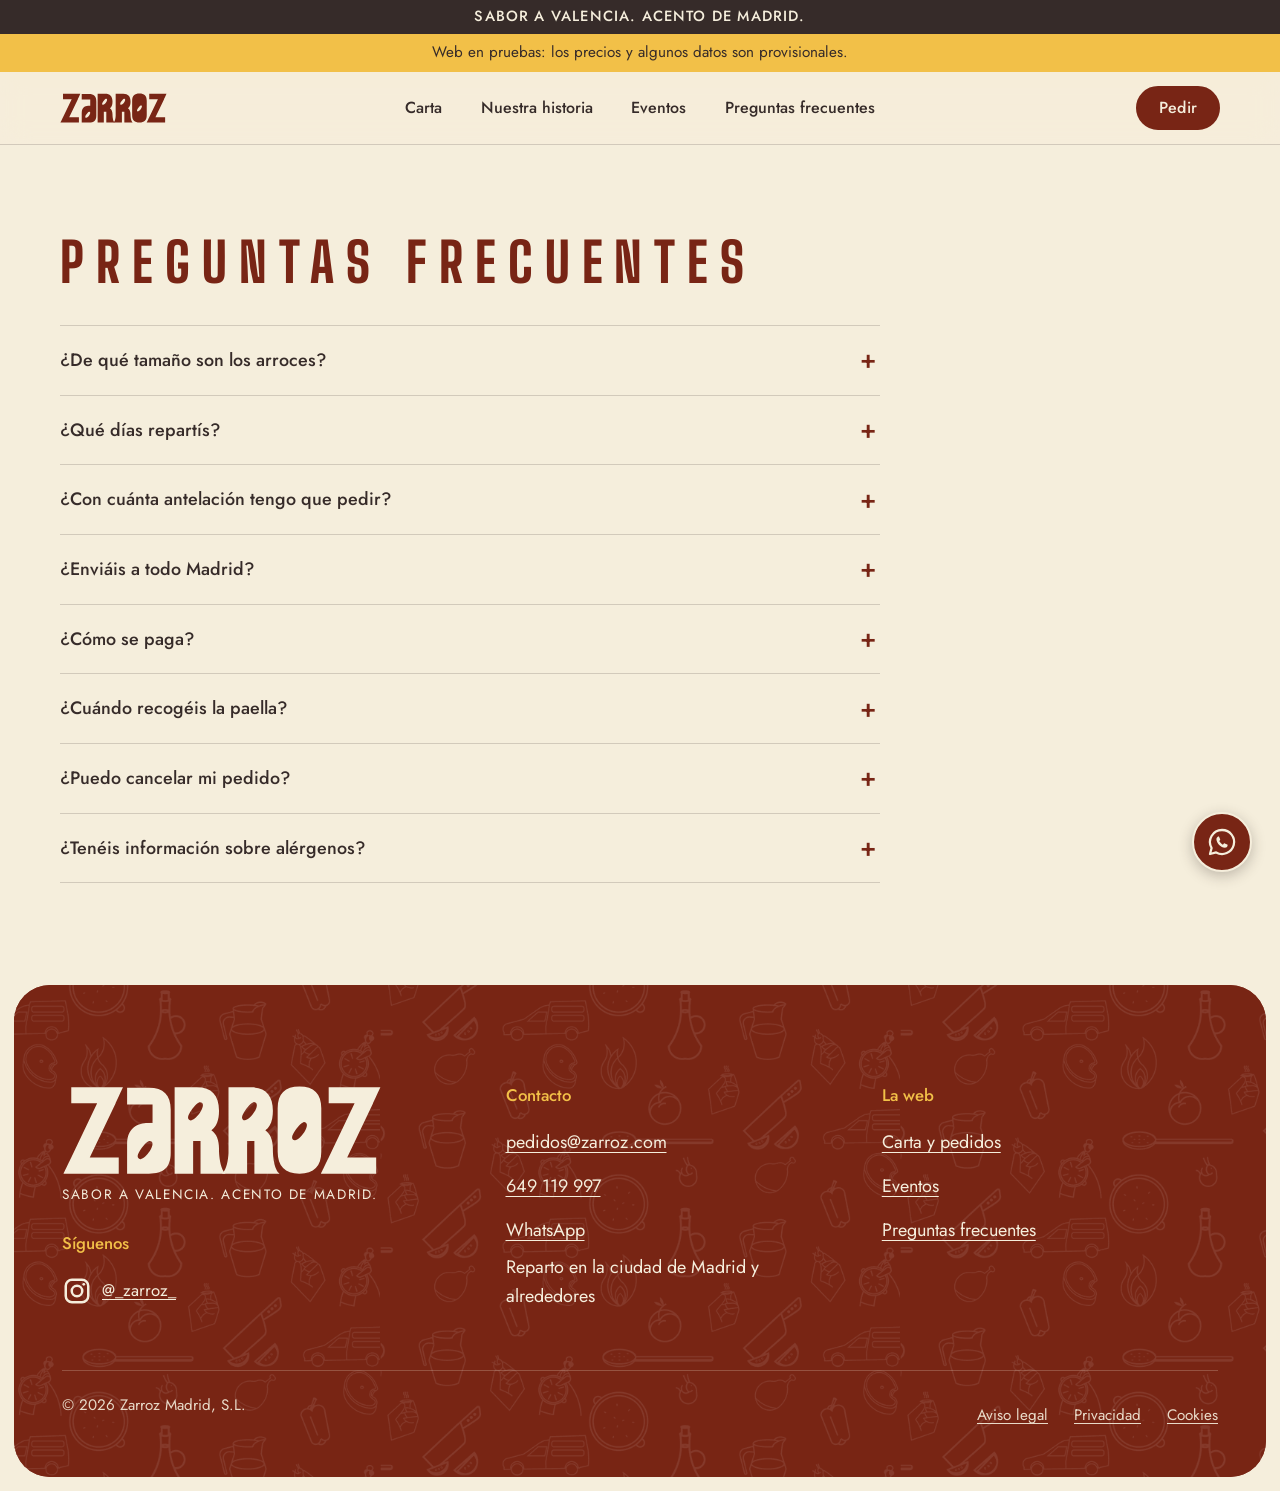
<file: preguntas.html>
<!doctype html>
<html lang="es">
<head>
  <meta charset="utf-8">
  <meta name="viewport" content="width=device-width, initial-scale=1, viewport-fit=cover">
  <title>Preguntas frecuentes · Zarroz</title>
  <meta name="description" content="Preguntas frecuentes sobre los arroces a domicilio de Zarroz en Madrid: tamaños, antelación, envío, pago, recogida de la paella y alérgenos.">
  <!-- WEB EN PRUEBAS: impide que Google la indexe. Borrar esta línea al lanzar. -->
  <meta name="robots" content="noindex, nofollow">
  <meta name="theme-color" content="#f5eedc">
  <link rel="icon" href="assets/img/favicon.svg" type="image/svg+xml">
  <link rel="preload" href="assets/fonts/jost-latin-400-normal.woff2" as="font" type="font/woff2" crossorigin>
  <link rel="preload" href="assets/fonts/big-shoulders-display-latin-800-normal.woff2" as="font" type="font/woff2" crossorigin>
  <link rel="stylesheet" href="assets/css/styles.css?v=76">
  <meta property="og:title" content="Zarroz · Sabor a Valencia. Acento de Madrid.">
  <meta property="og:description" content="Arroces a domicilio en Madrid, para anfitriones que quieren estar presentes.">
  <meta property="og:type" content="website">
</head>
<body>
  <a class="sr-only" href="#preguntas">Ir a las preguntas</a>

  <div class="franja-lema">Sabor a Valencia. Acento de Madrid.</div>
  <div class="aviso-pruebas" data-pruebas hidden>Web en pruebas: los precios y algunos datos son provisionales.</div>

  <header class="cabecera">
    <div class="contenedor cabecera__fila">
      <a class="cabecera__logo" href="index.html#inicio" aria-label="Zarroz, inicio">
        <img src="assets/img/logo-rojo.svg" alt="Zarroz" width="132" height="37">
      </a>
      <nav class="menu" aria-label="Principal">
        <div class="menu__enlaces" id="menu-enlaces">
          <a href="index.html#carta">Carta</a>
          <a href="index.html#historia">Nuestra historia</a>
          <a href="eventos.html">Eventos</a>
          <a href="preguntas.html">Preguntas frecuentes</a>
        </div>
        <a class="boton" href="index.html#carta">Pedir</a>
        <button class="menu__abrir" type="button" aria-expanded="false" aria-controls="menu-enlaces" aria-label="Abrir menú">
          <svg width="26" height="26" viewBox="0 0 26 26" aria-hidden="true"><path d="M3 7h20M3 13h20M3 19h20" stroke="currentColor" stroke-width="2.4" stroke-linecap="round"/></svg>
        </button>
      </nav>
    </div>
  </header>

  <main>
    <!-- PREGUNTAS -->
    <section class="seccion" id="preguntas">
      <div class="contenedor preguntas">
        <h2 class="titulo">Preguntas frecuentes</h2>
        <details><summary>¿De qué tamaño son los arroces?</summary><p>Cada arroz se prepara en su paella, de <span data-min>3</span> a <span data-max>8</span> raciones. Para grupos más grandes, pide varias paellas: del mismo arroz o de arroces distintos.</p></details>
        <details><summary>¿Qué días repartís?</summary><p>Viernes, sábados, domingos y festivos de la Comunidad de Madrid, a mediodía. Si necesitas el arroz otro día, escríbenos a <a href="mailto:pedidos@zarroz.com" data-email>pedidos@zarroz.com</a><span data-si="telefono" hidden> o llámanos al <a data-tel href="#"></a></span> y lo vemos.</p></details>
        <details><summary>¿Con cuánta antelación tengo que pedir?</summary><p>Puedes pedir para el mismo día, aunque te recomendamos hacerlo con un día de antelación.</p></details>
        <details><summary>¿Enviáis a todo Madrid?</summary><p>Repartimos en toda la ciudad de Madrid y alrededores, como La Moraleja. El envío es gratis en Hortaleza, Ciudad Lineal, Prosperidad, El Viso, Ventas, Sanchinarro, Las Tablas y Barajas. En el resto cuesta 6 € o 9 € según la distancia. Al escribir tu código postal en el pedido verás el precio exacto.</p></details>
        <details><summary>¿Cómo se paga?</summary><p>Al recibir el pedido, en efectivo o con tarjeta. No hay que pagar nada por adelantado.</p></details>
        <details><summary>¿Cuándo recogéis la paella?</summary><p>Pasamos a recogerla el mismo día, <span data-recogida>entre hora y media y dos horas después de entregarla</span>.</p></details>
        <details><summary>¿Puedo cancelar mi pedido?</summary><p>Sí. Llámanos al <a data-tel href="#">649 119 997</a> con la mayor antelación posible.</p></details>
        <details><summary>¿Tenéis información sobre alérgenos?</summary><p>Sí. Indícanos en los comentarios del pedido cualquier alergia o intolerancia y te informamos de los alérgenos de cada plato antes de confirmar.</p></details>
      </div>
    </section>
  </main>

  <footer class="pie">
    <div class="contenedor">
      <div class="pie__arriba">
        <div>
          <img class="pie__logo" src="assets/img/logo-crema.svg" alt="Zarroz" width="320" height="90">
          <p class="pie__claim">Sabor a Valencia. Acento de Madrid.</p>
          <div class="redes" data-si="instagram" hidden>
            <h2>Síguenos</h2>
            <a class="redes__enlace" data-ig href="#"><span class="ilu" aria-hidden="true" style="-webkit-mask-image:url(assets/img/instagram.svg);mask-image:url(assets/img/instagram.svg)"></span><span data-ig-usuario>Instagram</span></a>
          </div>
        </div>
        <div>
          <h2>Contacto</h2>
          <ul>
            <li><a href="mailto:pedidos@zarroz.com" data-email>pedidos@zarroz.com</a></li>
            <li data-si="telefono" hidden><a data-tel href="#"></a></li>
            <li data-si="whatsapp" hidden><a data-wa href="#">WhatsApp</a></li>
            <li>Reparto en la ciudad de Madrid y alrededores</li>
          </ul>
        </div>
        <div>
          <h2>La web</h2>
          <ul>
            <li><a href="index.html#carta">Carta y pedidos</a></li>
            <li><a href="eventos.html">Eventos</a></li>
            <li><a href="preguntas.html">Preguntas frecuentes</a></li>
          </ul>
        </div>
      </div>
      <div class="pie__legal">
        <p>© <span data-anio>2026</span> Zarroz Madrid, S.L.</p>
        <a href="aviso-legal.html">Aviso legal</a>
        <a href="privacidad.html">Privacidad</a>
        <a href="cookies.html">Cookies</a>
      </div>
    </div>
  </footer>

  <script src="assets/js/config.js?v=76"></script>
  <script src="assets/js/app.js?v=76"></script>
</body>
</html>
</file>
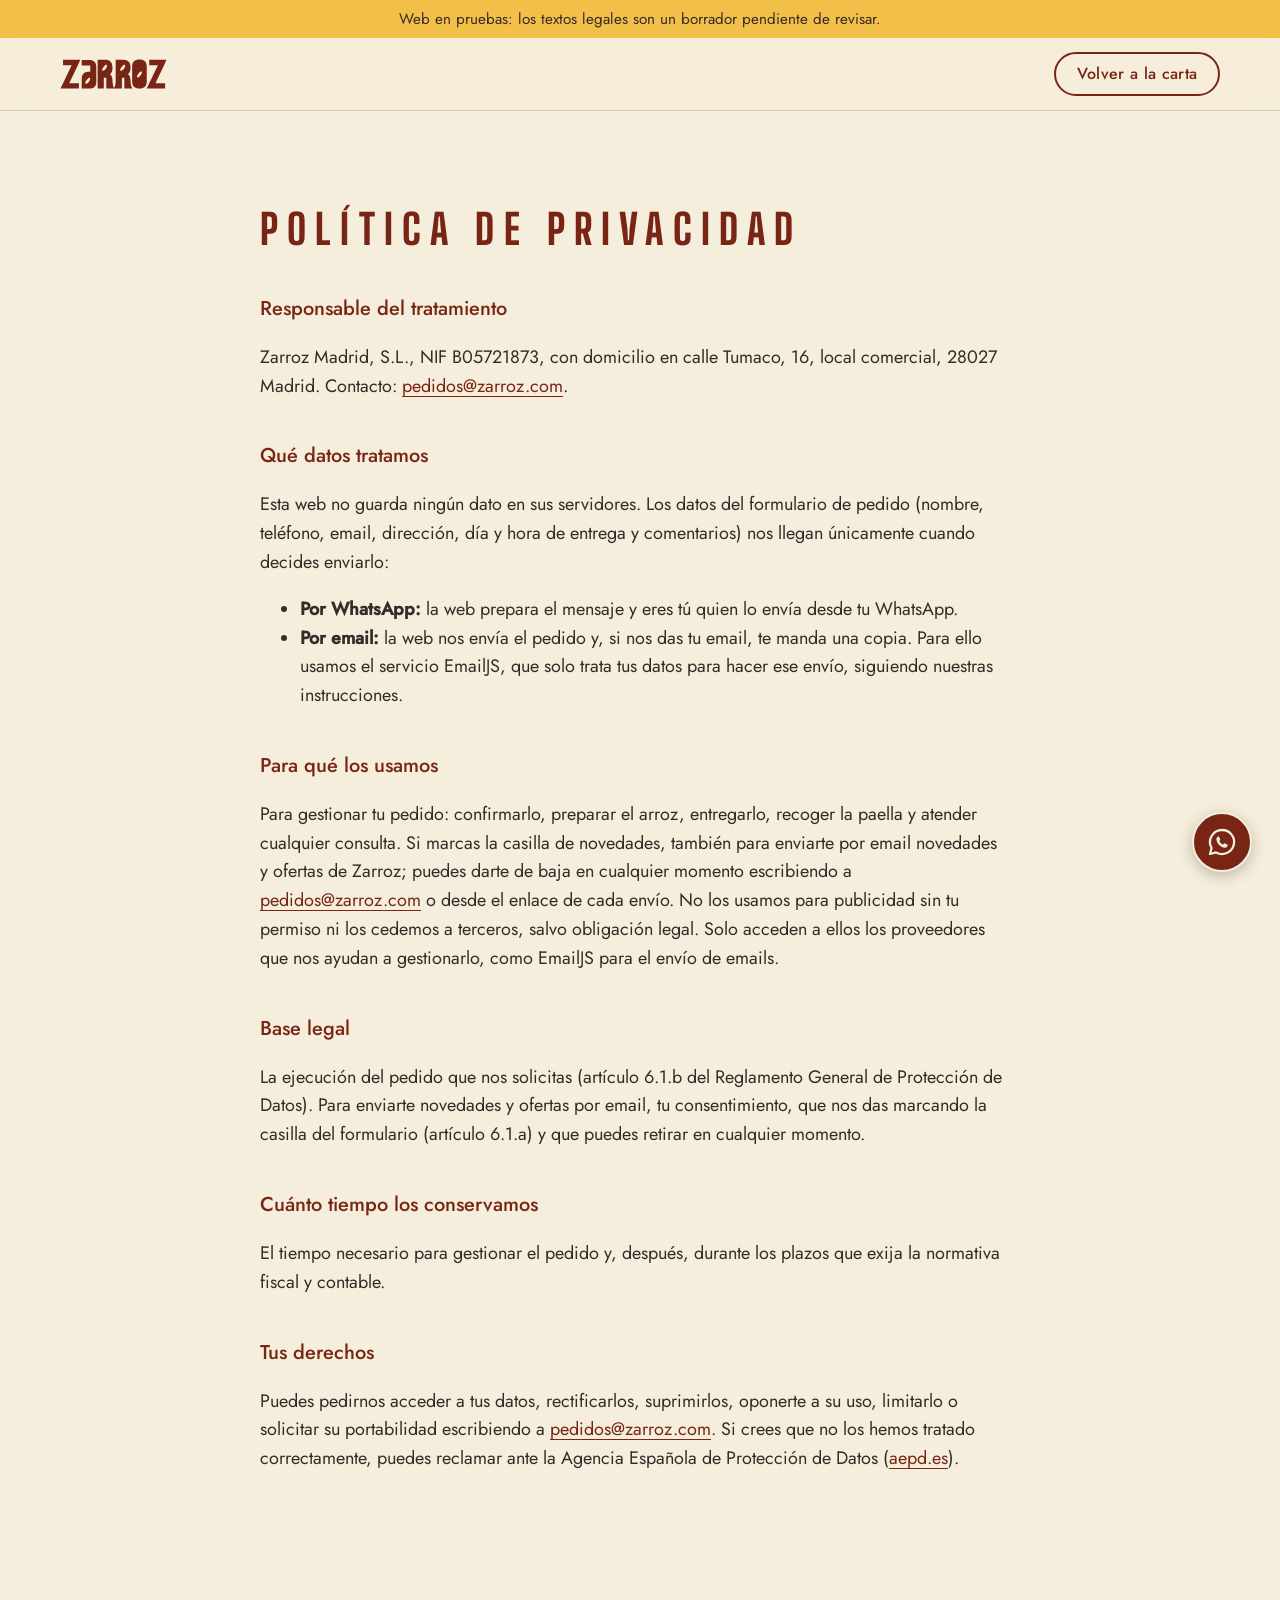
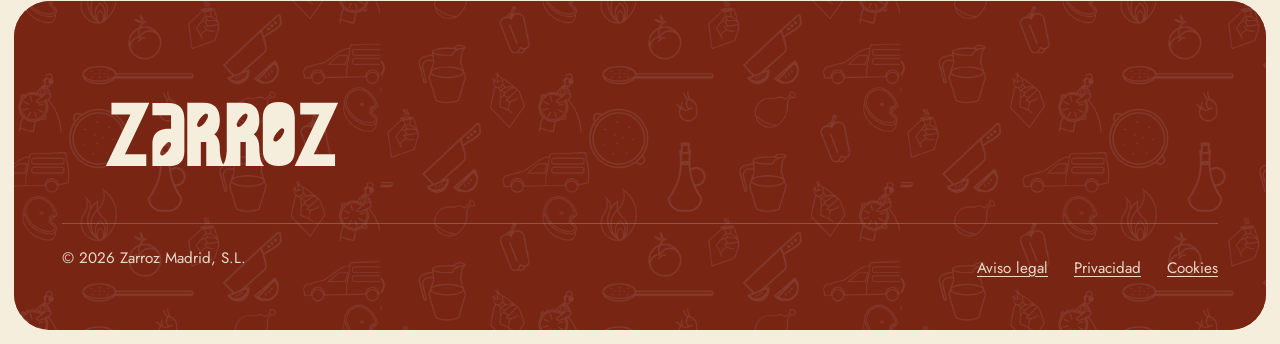
<file: privacidad.html>
<!doctype html>
<html lang="es">
<head>
  <meta charset="utf-8">
  <meta name="viewport" content="width=device-width, initial-scale=1, viewport-fit=cover">
  <title>Política de privacidad · Zarroz</title>
  <meta name="robots" content="noindex, nofollow">
  <link rel="icon" href="assets/img/favicon.svg" type="image/svg+xml">
  <link rel="stylesheet" href="assets/css/styles.css?v=76">
</head>
<body>
  <div class="aviso-pruebas" data-pruebas hidden>Web en pruebas: los textos legales son un borrador pendiente de revisar.</div>
  <header class="cabecera">
    <div class="contenedor cabecera__fila">
      <a class="cabecera__logo" href="index.html" aria-label="Zarroz, inicio"><img src="assets/img/logo-rojo.svg" alt="Zarroz" width="132" height="37"></a>
      <nav class="menu" aria-label="Principal"><a class="boton boton--borde" href="index.html#carta">Volver a la carta</a></nav>
    </div>
  </header>
  <main class="legal"><div class="contenedor">
    <h1 class="titulo">Política de privacidad</h1>

    <h2>Responsable del tratamiento</h2>
    <p>Zarroz Madrid, S.L., NIF B05721873, con domicilio en calle Tumaco, 16, local comercial, 28027 Madrid. Contacto: <a href="mailto:pedidos@zarroz.com" data-email>pedidos@zarroz.com</a>.</p>
    <h2>Qué datos tratamos</h2>
    <p>Esta web no guarda ningún dato en sus servidores. Los datos del formulario de pedido (nombre, teléfono, email, dirección, día y hora de entrega y comentarios) nos llegan únicamente cuando decides enviarlo:</p>
    <ul>
      <li><strong>Por WhatsApp:</strong> la web prepara el mensaje y eres tú quien lo envía desde tu WhatsApp.</li>
      <li><strong>Por email:</strong> la web nos envía el pedido y, si nos das tu email, te manda una copia. Para ello usamos el servicio EmailJS, que solo trata tus datos para hacer ese envío, siguiendo nuestras instrucciones.</li>
    </ul>
    <h2>Para qué los usamos</h2>
    <p>Para gestionar tu pedido: confirmarlo, preparar el arroz, entregarlo, recoger la paella y atender cualquier consulta. Si marcas la casilla de novedades, también para enviarte por email novedades y ofertas de Zarroz; puedes darte de baja en cualquier momento escribiendo a <a href="mailto:pedidos@zarroz.com" data-email>pedidos@zarroz.com</a> o desde el enlace de cada envío. No los usamos para publicidad sin tu permiso ni los cedemos a terceros, salvo obligación legal. Solo acceden a ellos los proveedores que nos ayudan a gestionarlo, como EmailJS para el envío de emails.</p>
    <h2>Base legal</h2>
    <p>La ejecución del pedido que nos solicitas (artículo 6.1.b del Reglamento General de Protección de Datos). Para enviarte novedades y ofertas por email, tu consentimiento, que nos das marcando la casilla del formulario (artículo 6.1.a) y que puedes retirar en cualquier momento.</p>
    <h2>Cuánto tiempo los conservamos</h2>
    <p>El tiempo necesario para gestionar el pedido y, después, durante los plazos que exija la normativa fiscal y contable.</p>
    <h2>Tus derechos</h2>
    <p>Puedes pedirnos acceder a tus datos, rectificarlos, suprimirlos, oponerte a su uso, limitarlo o solicitar su portabilidad escribiendo a <a href="mailto:pedidos@zarroz.com" data-email>pedidos@zarroz.com</a>. Si crees que no los hemos tratado correctamente, puedes reclamar ante la Agencia Española de Protección de Datos (<a href="https://www.aepd.es" rel="noopener">aepd.es</a>).</p>
  </div></main>
  <footer class="pie">
    <div class="contenedor">
      <img class="pie__logo" src="assets/img/logo-crema.svg" alt="Zarroz" width="240" height="66">
      <div class="pie__legal">
        <p>© <span data-anio>2026</span> Zarroz Madrid, S.L.</p>
        <a href="aviso-legal.html">Aviso legal</a>
        <a href="privacidad.html">Privacidad</a>
        <a href="cookies.html">Cookies</a>
      </div>
    </div>
  </footer>
  <script src="assets/js/config.js?v=76"></script>
  <script src="assets/js/app.js?v=76"></script>
</body>
</html>
</file>
<file: assets/css/styles.css>
/* =========================================================
   ZARROZ · estilos
   Colores y tipografías según la guía de marca.
   ========================================================= */

/* Tipografías (gratuitas, licencia OFL, alojadas en la propia web).
   Cuando tengas licencia web de Guaro y Futura PT, sube los .woff2
   a /assets/fonts y cambia las variables --f-titulos y --f-texto. */
@font-face {
  font-family: "Jost";
  src: url("../fonts/jost-latin-400-normal.woff2") format("woff2");
  font-weight: 400; font-style: normal; font-display: swap;
}
@font-face {
  font-family: "Jost";
  src: url("../fonts/jost-latin-500-normal.woff2") format("woff2");
  font-weight: 500; font-style: normal; font-display: swap;
}
@font-face {
  font-family: "Big Shoulders Display";
  src: url("../fonts/big-shoulders-display-latin-800-normal.woff2") format("woff2");
  font-weight: 800; font-style: normal; font-display: swap;
}

:root {
  --crema: #f5eedc;
  --crema-2: #ece2c6;
  --teja: #782515;
  --teja-osc: #5c1a0e;
  --mostaza: #f2c048;
  --marron: #362b29;
  --texto: #362b29;
  --texto-suave: #5a4641;
  --linea: rgba(54, 43, 41, .18);

  --f-titulos: "Big Shoulders Display", "Arial Narrow", "Helvetica Neue", Arial, sans-serif;
  --f-texto: "Jost", "Futura PT", Futura, "Century Gothic", "Trebuchet MS", sans-serif;

  --ancho: 1160px;
  --pad: clamp(20px, 5vw, 48px);
  --radio: 14px;

  color-scheme: light;
  box-sizing: border-box;
  padding-top: env(safe-area-inset-top, 0px);
}
*, *::before, *::after { box-sizing: inherit; }

html { scroll-behavior: smooth; scroll-padding-top: 84px; -webkit-text-size-adjust: 100%; }
@media (prefers-reduced-motion: reduce) { html { scroll-behavior: auto; } }

body {
  margin: 0;
  background: var(--crema);
  color: var(--texto);
  font-family: var(--f-texto);
  font-size: 1.125rem;
  line-height: 1.6;
  -webkit-font-smoothing: antialiased;
}
img, svg { max-width: 100%; display: block; }
a { color: var(--teja); text-underline-offset: .2em; }
a:hover { color: var(--teja-osc); }
:focus-visible { outline: 3px solid var(--mostaza); outline-offset: 3px; border-radius: 4px; }

.contenedor { width: min(100% - 2 * var(--pad), var(--ancho)); margin-inline: auto; }
.sr-only { position: absolute; width: 1px; height: 1px; overflow: hidden; clip: rect(0 0 0 0); white-space: nowrap; }

/* ---------- Títulos: estilo de marca (mayúsculas muy espaciadas) ---------- */
.titulo {
  font-family: var(--f-titulos);
  font-weight: 800;
  text-transform: uppercase;
  letter-spacing: .22em;
  line-height: 1.1;
  color: var(--teja);
  margin: 0 0 .6em;
  font-size: clamp(2rem, 4.6vw, 3.4rem);
  margin-right: -.22em; /* compensa el espaciado final */
}
.titulo--peq { font-size: clamp(1.35rem, 2.4vw, 1.75rem); letter-spacing: .16em; }
.entradilla { font-size: clamp(1.15rem, 1.8vw, 1.3rem); max-width: 56ch; color: var(--texto); margin: 0 0 1.5em; }

/* ---------- Ilustraciones de marca (se colorean con CSS) ---------- */
.ilu {
  display: block;
  aspect-ratio: 1;
  background-color: currentColor;
  -webkit-mask-position: center; mask-position: center;
  -webkit-mask-size: contain; mask-size: contain;
  -webkit-mask-repeat: no-repeat; mask-repeat: no-repeat;
}

/* ---------- Botones ---------- */
.boton {
  display: inline-flex; align-items: center; justify-content: center; gap: .5em;
  min-height: 52px; padding: .7em 1.6em;
  border-radius: 999px; border: 2px solid var(--teja);
  background: var(--teja); color: var(--crema);
  font: 500 1.05rem/1.2 var(--f-texto); letter-spacing: .02em;
  text-decoration: none; cursor: pointer;
  transition: background-color .15s, color .15s, border-color .15s;
}
.boton:hover { background: var(--teja-osc); border-color: var(--teja-osc); color: var(--crema); }
.boton--borde { background: transparent; color: var(--teja); }
.boton--borde:hover { background: var(--teja); color: var(--crema); }
.boton--mostaza { background: var(--mostaza); border-color: var(--mostaza); color: var(--marron); }
.boton--mostaza:hover { background: #f6cf6e; border-color: #f6cf6e; color: var(--marron); }
.boton .ilu { width: 22px; flex: none; color: currentColor; }
.boton--wa { background: #1f7a4d; border-color: #1f7a4d; color: #fff; }
.boton--wa:hover { background: #17603c; border-color: #17603c; color: #fff; }
.boton[disabled] { opacity: .45; cursor: not-allowed; }

/* ---------- Aviso de pruebas ---------- */
.aviso-pruebas {
  background: var(--mostaza); color: var(--marron);
  text-align: center; font-size: .95rem; padding: .45em var(--pad);
}

/* ---------- Cabecera ---------- */
.cabecera {
  position: sticky; top: env(safe-area-inset-top, 0px); z-index: 30;
  background: rgba(245, 238, 220, .72);
  -webkit-backdrop-filter: blur(14px) saturate(1.3); backdrop-filter: blur(14px) saturate(1.3);
  border-bottom: 1px solid var(--linea);
}
body::before {
  content: ""; position: fixed; inset: 0 0 auto; height: env(safe-area-inset-top, 0px);
  z-index: 31; background: var(--crema);
}
.cabecera__fila { display: flex; align-items: center; gap: 24px; min-height: 72px; position: relative; }
.cabecera__logo img { height: 30px; width: auto; }
.menu { margin-left: auto; display: flex; align-items: center; gap: clamp(14px, 2.2vw, 30px); }
.menu a:not(.boton) { color: var(--texto); text-decoration: none; font-weight: 500; font-size: 1rem; }
.menu a:not(.boton):hover { color: var(--teja); }
.menu .boton { min-height: 44px; padding: .5em 1.3em; font-size: 1rem; }
.menu__abrir { display: none; }

@media (max-width: 860px) {
  .menu__enlaces { display: none; }
  .menu__enlaces.abierto {
    display: flex; flex-direction: column; gap: 4px;
    position: absolute; top: 100%; left: 0; right: 0;
    background: var(--crema); border-bottom: 1px solid var(--linea);
    padding: 12px var(--pad) 20px;
  }
  .menu__enlaces.abierto a { padding: .55em 0; font-size: 1.15rem; }
  .menu__abrir {
    display: inline-flex; align-items: center; justify-content: center;
    width: 44px; height: 44px; border: 0; background: none; color: var(--teja); cursor: pointer; padding: 0;
  }
}
@media (min-width: 861px) {
  .menu__enlaces {
    display: flex; gap: clamp(20px, 3vw, 40px);
    position: absolute; left: 50%; top: 50%; transform: translate(-50%, -50%);
  }
}

/* ---------- Portada: la Albufera ---------- */
.portada {
  position: relative; overflow: hidden; text-align: center;
  display: grid; place-items: center;
  min-height: min(88svh, 820px);
  padding: clamp(72px, 12vw, 140px) 0 clamp(64px, 10vw, 120px);
  background: var(--marron) url("../img/albufera-vertical.jpg") center 58% / cover;
}
@media (min-width: 760px) { .portada { background-image: url("../img/albufera-horizontal.jpg"); background-position: center 40%; } }
.portada::before {
  content: ""; position: absolute; inset: 0;
  background:
    radial-gradient(ellipse 60% 55% at 50% 48%, rgba(54, 43, 41, .55), rgba(54, 43, 41, 0) 75%),
    linear-gradient(rgba(54, 43, 41, .25), rgba(54, 43, 41, .45));
}
.portada > * { position: relative; }
.portada__logo { width: min(620px, 84vw); margin: 0 auto clamp(26px, 4vw, 40px); filter: drop-shadow(0 2px 18px rgba(54, 43, 41, .45)); }
.portada__texto {
  font-size: clamp(1.15rem, 2vw, 1.4rem); max-width: 34ch; margin: 0 auto 1.8em;
  color: var(--crema); font-weight: 500; text-shadow: 0 1px 12px rgba(54, 43, 41, .6);
}
@media (max-width: 560px) { .portada__texto { font-size: 1.08rem; max-width: none; text-wrap: balance; letter-spacing: -.005em; } }
.portada__acciones { display: flex; flex-wrap: wrap; gap: 14px; justify-content: center; }
.portada__acciones .boton { font-size: .8em; min-height: 42px; }
.portada__llamar { margin: 1.2em 0 0; color: var(--crema); font-size: 1.05rem; text-shadow: 0 1px 10px rgba(54, 43, 41, .7); }
.portada__llamar a { color: var(--crema); font-weight: 500; }
.portada__llamar a:hover { color: var(--mostaza); }

/* ---------- Secciones ---------- */
.seccion { padding: clamp(56px, 7vw, 88px) 0; }
.seccion--crema2 { background: var(--crema-2); }

/* Anfitrión */
.anfitrion { display: grid; gap: clamp(32px, 6vw, 72px); }
.anfitrion__cita {
  font-size: clamp(1.4rem, 2.6vw, 1.9rem); line-height: 1.4; color: var(--teja);
  max-width: 30ch; margin: 0;
}
.claves { list-style: none; margin: 0; padding: 0; display: grid; gap: 28px 40px; grid-template-columns: repeat(auto-fit, minmax(210px, 1fr)); }
.claves li { display: grid; grid-template-columns: 64px 1fr; gap: 16px; align-items: start; }
.claves .ilu { width: 64px; color: var(--teja); }
.claves h3 { margin: 0 0 .2em; font-size: 1.15rem; font-weight: 500; }
.claves p { margin: 0; color: var(--texto-suave); font-size: 1.02rem; }
@media (min-width: 900px) { .anfitrion { grid-template-columns: 5fr 7fr; align-items: center; } }

/* Cómo funciona (es una secuencia real: pasos numerados) */
.pasos { list-style: none; margin: 0; padding: 0; display: grid; gap: 40px 32px; grid-template-columns: repeat(auto-fit, minmax(220px, 1fr)); counter-reset: paso; }
.pasos li { counter-increment: paso; }
.pasos .ilu { width: 96px; color: var(--teja); margin-bottom: 18px; }
.pasos h3 { margin: 0 0 .35em; font-size: 1.2rem; font-weight: 500; display: flex; gap: .55em; align-items: baseline; }
.pasos h3::before {
  content: counter(paso);
  font-family: var(--f-titulos); font-weight: 800; font-size: 1.7rem; line-height: 1; color: var(--teja);
}
.pasos p { margin: 0; color: var(--texto-suave); font-size: 1.02rem; }

/* ---------- Carta + pedido ---------- */
.carta { display: grid; gap: 40px; align-items: start; }
.carta > * { min-width: 0; }
@media (min-width: 1000px) { .carta { grid-template-columns: minmax(0, 1fr) 380px; gap: 56px; } }
.carta__precio {
  display: inline-block; margin: -.4em 0 .9em; padding: .45em 1em; border-radius: 999px;
  background: var(--mostaza); color: var(--marron); font-weight: 500; font-size: 1.02rem;
}
.carta__precio strong { font-weight: 700; }
.carta__nota { color: var(--texto-suave); margin: 0 0 1.6em; max-width: 60ch; }
.carta__grupo + .carta__grupo { margin-top: 56px; }
.carta__grupo { scroll-margin-top: 150px; }
.carta__cabecera { display: flex; align-items: center; gap: 14px; margin-bottom: .2em; }
.carta__cabecera .ilu { width: 56px; flex: none; color: var(--teja); }
.carta__cabecera .titulo { margin: 0; }

/* Pestañas fijas de la carta */
.carta__pestanas {
  position: sticky; top: 72px; z-index: 20;
  display: flex; gap: 8px; overflow-x: auto; scrollbar-width: none;
  margin: 0 calc(-1 * var(--pad)) 32px; padding: 10px var(--pad);
  background: rgba(245, 238, 220, .96); -webkit-backdrop-filter: blur(8px); backdrop-filter: blur(8px);
  border-bottom: 1px solid var(--linea);
}
.carta__pestanas::-webkit-scrollbar { display: none; }
.carta__pestanas a {
  flex: none; padding: .45em 1.05em; border-radius: 999px; border: 1.5px solid var(--teja);
  color: var(--teja); text-decoration: none; font-weight: 500; font-size: .98rem; white-space: nowrap;
}
.carta__pestanas a:hover { background: var(--crema-2); }
.carta__pestanas a.activa { background: var(--teja); color: var(--crema); }
@media (min-width: 1000px) { .carta__pestanas { margin-left: 0; margin-right: 0; padding-left: 0; padding-right: 0; } }

.plato__etiqueta {
  display: inline-block; margin-bottom: 4px; padding: .12em .65em; border-radius: 999px;
  background: var(--teja); color: var(--crema); font-size: .78rem; font-weight: 500; letter-spacing: .04em; text-transform: uppercase;
}

.platos { list-style: none; margin: 0; padding: 0; border-top: 1px solid var(--linea); }
.plato {
  display: grid; grid-template-columns: 1fr auto; gap: 8px 20px; align-items: center;
  padding: 18px 0; border-bottom: 1px solid var(--linea);
}
.plato__cuerpo { display: flex; align-items: center; gap: 16px; }
.plato__icono { flex: none; width: 54px; color: var(--teja); }
.plato__nombre { margin: 0; font-size: 1.1rem; font-weight: 500; line-height: 1.35; }
.plato__info { margin: 2px 0 0; color: var(--texto-suave); font-size: 1.02rem; }
.plato__opciones { display: flex; flex-wrap: wrap; gap: 10px 22px; justify-content: flex-end; }
.opcion { display: flex; align-items: center; gap: 10px; }
.opcion__etiqueta { font-size: .95rem; color: var(--texto-suave); white-space: nowrap; }

.contador { display: inline-flex; align-items: center; border: 1.2px solid var(--teja); border-radius: 999px; background: #fbf7ec; }
.contador button {
  width: 30px; height: 30px; border: 0; background: none; color: var(--teja);
  font: 500 1.1rem/1 var(--f-texto); cursor: pointer; border-radius: 999px;
}
.contador button:hover:not([disabled]) { background: var(--crema-2); }
.contador button[disabled] { opacity: .3; cursor: default; }
.contador output { min-width: 2ch; text-align: center; font-weight: 500; font-size: .92rem; font-variant-numeric: tabular-nums; }
.plato.activo .contador { background: var(--teja); }
.plato.activo .contador button, .plato.activo .contador output { color: var(--crema); }
.plato.activo .contador button:hover:not([disabled]) { background: var(--teja-osc); }
.opcion.activa .contador { background: var(--teja); }
.opcion.activa .contador button, .opcion.activa .contador output { color: var(--crema); }

@media (max-width: 560px) {
  /* Compacto: el contador a la derecha del nombre; solo baja si hay varios tamaños */
  .plato { gap: 6px 12px; padding: 14px 0; }
  .plato__nombre { font-size: 1.05rem; }
  .plato__cuerpo { gap: 12px; }
  .plato__icono { width: 42px; }
  .plato__info { font-size: .98rem; }
  .plato:has(.opcion + .opcion) { grid-template-columns: 1fr; }
  .plato:has(.opcion + .opcion) .plato__opciones { justify-content: flex-start; }
  .contador button { width: 32px; height: 32px; }
  .carta__grupo + .carta__grupo { margin-top: 40px; }
}

/* Panel del pedido */
.pedido {
  background: #fbf7ec; border: 1.5px solid var(--teja); border-radius: var(--radio);
  padding: 26px 24px 24px;
}
@media (min-width: 1000px) { .pedido { position: sticky; top: 96px; max-height: calc(100vh - 116px); overflow: auto; } }
.pedido__titulo { margin-bottom: .8em; }
.pedido__llamar {
  display: grid; grid-template-columns: 40px 1fr; gap: 12px; align-items: center;
  background: var(--mostaza); color: var(--marron); text-decoration: none;
  border-radius: 12px; padding: 12px 14px; margin: 0 0 20px; font-size: .98rem; line-height: 1.3;
}
.pedido__llamar:hover { background: #f6cf6e; color: var(--marron); }
.pedido__llamar .ilu { width: 28px; justify-self: center; color: var(--marron); }
.pedido__llamar strong { display: block; font-weight: 500; font-size: 1.12rem; }
.pedido__vacio { color: var(--texto-suave); margin: 0 0 1em; font-size: 1rem; }
.pedido__lineas { list-style: none; margin: 0 0 14px; padding: 0; font-size: 1rem; }
.pedido__lineas li { display: flex; justify-content: space-between; gap: 12px; padding: 6px 0; border-bottom: 1px dashed var(--linea); }
.pedido__lineas span:last-child { white-space: nowrap; font-variant-numeric: tabular-nums; }
.pedido__total { display: flex; justify-content: space-between; font-weight: 500; font-size: 1.15rem; margin: 8px 0 4px; }
.pedido__subtotal { display: flex; justify-content: space-between; font-size: .98rem; color: var(--texto-suave); margin: 4px 0 0; }
.pedido__envio { font-size: .95rem; color: var(--texto-suave); margin: 0 0 20px; }
.pedido__continuar { margin: 0 0 4px; }
.pedido__continuar .boton { width: 100%; }
#pedido-form { scroll-margin-top: 110px; }
.campo__opcional { font-weight: 400; color: var(--texto-suave); font-size: .88em; }
.campo__aviso { font-size: .88rem; margin: 2px 0 0; color: var(--texto-suave); }
.campo__aviso:empty { display: none; }
.campo__aviso--ok { color: #2e6b2f; font-weight: 500; }
.campo__aviso--no { color: #b3261e; }

.campos { display: grid; gap: 14px; grid-template-columns: 1fr 1fr; }
.campo { display: grid; gap: 4px; grid-column: span 2; align-content: start; }
.campo--medio { grid-column: span 1; }
.campo label { font-size: .92rem; font-weight: 500; }
.campo input, .campo select, .campo textarea {
  width: 100%; font: 400 1rem/1.4 var(--f-texto); color: var(--texto);
  background: var(--crema); border: 1.5px solid var(--linea); border-radius: 10px;
  padding: .65em .8em; min-height: 46px;
}
.campo textarea { min-height: 76px; resize: vertical; }
.campo input:focus, .campo select:focus, .campo textarea:focus { outline: none; border-color: var(--teja); box-shadow: 0 0 0 3px rgba(242, 192, 72, .55); }
.campo input[aria-invalid="true"], .campo select[aria-invalid="true"] { border-color: #b3261e; }

.pedido__error { color: #b3261e; font-size: .95rem; margin: 12px 0 0; }
.pedido__acciones { display: grid; gap: 10px; margin-top: 18px; }
.pedido__acciones .boton { width: 100%; }
.pedido__ayuda { font-size: .92rem; color: var(--texto-suave); margin: 14px 0 0; }
.pedido__ok {
  background: var(--crema-2); border-radius: 10px; padding: 14px 16px; margin-top: 16px; font-size: .98rem;
}
.pedido__ok p { margin: 0 0 .5em; }
.pedido__ok p:last-child { margin: 0; }


/* ---------- Grupos ---------- */
.grupos { background: var(--marron); color: var(--crema); position: relative; overflow: hidden; }
.grupos .titulo { color: var(--mostaza); }
.grupos__fila { display: grid; gap: 40px; align-items: center; }
@media (min-width: 860px) { .grupos__fila { grid-template-columns: 7fr 4fr; } }
.grupos p { max-width: 52ch; }
.grupos__datos { list-style: none; padding: 0; margin: 28px 0 34px; display: flex; flex-wrap: wrap; gap: 14px 40px; }
.grupos__datos li { display: grid; }
.grupos__datos strong { font-family: var(--f-titulos); font-weight: 800; font-size: 2.6rem; line-height: 1; color: var(--mostaza); letter-spacing: .06em; }
.grupos__datos span { font-size: 1rem; opacity: .85; }
.grupos__datos strong span { font-size: inherit; opacity: 1; }
.grupos__fila > .ilu { width: min(320px, 70vw); color: var(--crema); justify-self: center; }

/* ---------- Eventos ---------- */
.boton--borde-claro { background: transparent; border-color: var(--crema); color: var(--crema); }
.boton--borde-claro:hover { background: var(--crema); color: var(--marron); }
.eventos__acciones { display: flex; flex-wrap: wrap; gap: 12px; }
.eventos__nota { font-size: .92rem; opacity: .8; margin: 12px 0 0; }
.eventos__sub { font-family: var(--f-titulos); font-weight: 800; text-transform: uppercase; letter-spacing: .06em; color: var(--mostaza); font-size: 1.6rem; margin: 64px 0 20px; }
.eventos h4 { font-size: 1.1rem; font-weight: 500; margin: 0 0 6px; color: var(--crema); }
.eventos li p { margin: 0; opacity: .85; }
.formatos { list-style: none; padding: 0; margin: 0; display: grid; gap: 16px; }
@media (min-width: 760px) { .formatos { grid-template-columns: repeat(3, 1fr); } }
.formatos li { border: 1.5px solid rgba(245, 238, 220, .25); border-radius: var(--radio); padding: 22px; }
.formatos .ilu { width: 52px; color: var(--mostaza); justify-self: start; display: block; margin-bottom: 14px; }
.ev-pasos { list-style: none; padding: 0; margin: 0; display: grid; gap: 20px; counter-reset: paso; }
@media (min-width: 760px) { .ev-pasos { grid-template-columns: repeat(4, 1fr); } }
.ev-pasos li { counter-increment: paso; border-top: 1.5px solid rgba(245, 238, 220, .25); padding-top: 14px; }
.ev-pasos li::before { content: "0" counter(paso); display: block; font-family: var(--f-titulos); font-weight: 800; font-size: 1.8rem; color: var(--mostaza); margin-bottom: 6px; }
.ev-form { max-width: 900px; }
.ev-form .campo label { color: var(--crema); }
.ev-form select {
  width: 100%; font: 400 1rem/1.4 var(--f-texto); color: var(--texto);
  background: var(--crema); border: 1.5px solid var(--linea); border-radius: 10px; padding: .65em .8em; min-height: 46px;
}
.ev-form .casilla { display: flex; gap: 10px; align-items: center; font-size: .98rem; }
.ev-form .casilla input { width: 20px; height: 20px; min-height: 0; accent-color: var(--mostaza); }
.ev-form .eventos__acciones { margin-top: 20px; }
.ev-form .pedido__error { color: #ffb4a8; }
.ev-form .pedido__ok { color: var(--texto); }
@media (max-width: 559px) { .ev-form .campo--medio { grid-column: span 2; } }

/* ---------- Historia: bloque de marca (como el packaging) ---------- */
.historia {
  position: relative; overflow: hidden; color: var(--crema);
  background: var(--teja) url("../img/patron-arroz-blanco.png") center / 420px;
  padding: clamp(44px, 5.5vw, 72px) 0;
}
/* En pantalla ancha: frase e isotipo a la izquierda, texto a la derecha */
@media (min-width: 900px) {
  .historia__rejilla { display: grid; grid-template-columns: 1.05fr 1fr; gap: clamp(40px, 5vw, 80px); align-items: center; }
  .historia__rejilla .historia__cabecera { margin-bottom: 0; gap: 32px; }
  .historia__rejilla .historia__frase { font-size: clamp(2.6rem, 4.2vw, 4rem); }
  .historia__rejilla .historia__isotipo { width: clamp(100px, 9vw, 140px); }
  .historia__rejilla .historia__texto p:last-child { margin-bottom: 0; }
}
.historia::before { content: ""; position: absolute; inset: 0; background: rgba(120, 37, 21, .86); }
.historia > * { position: relative; }
.historia__titulo {
  font: 500 1.1rem/1.3 var(--f-texto); color: var(--mostaza); margin: 0 0 1.2em;
}
.historia__cabecera { display: grid; gap: 24px; align-items: center; margin-bottom: clamp(32px, 6vw, 64px); }
@media (min-width: 640px) { .historia__cabecera { grid-template-columns: 1fr auto; gap: clamp(32px, 5vw, 64px); } }
.historia__frase {
  margin: 0; font-family: var(--f-titulos); font-weight: 800; text-transform: uppercase;
  font-size: clamp(2.6rem, 7.4vw, 6.2rem); line-height: .98; letter-spacing: .04em; color: var(--crema);
  max-width: 13ch; text-wrap: balance;
}
.historia__isotipo { width: clamp(100px, 22vw, 280px); color: var(--mostaza); justify-self: start; aspect-ratio: 836 / 850; }
/* Isotipo y paellera con socarrat: en fila en el móvil, en columna a la derecha de la frase en pantalla ancha */
.historia__iconos { display: flex; gap: 16px; align-items: center; justify-self: start; }
.historia__iconos .historia__isotipo { width: clamp(90px, 22vw, 140px); }
@media (min-width: 640px) { .historia__iconos { flex-direction: column; justify-self: end; } }
.historia__cuerpo { display: grid; gap: clamp(40px, 6vw, 80px); border-top: 1px solid rgba(245, 238, 220, .3); padding-top: clamp(36px, 5vw, 56px); }
@media (min-width: 900px) { .historia__cuerpo { grid-template-columns: 1.1fr 1fr; } }
.historia__texto p { margin: 0 0 1em; max-width: 58ch; }
.historia__poema { font-size: clamp(1.2rem, 2vw, 1.4rem); line-height: 1.5; color: var(--mostaza); margin-top: 1.4em !important; }
.historia__sub {
  font-family: var(--f-titulos); font-weight: 800; text-transform: uppercase; letter-spacing: .18em;
  font-size: 1.5rem; color: var(--crema); margin: 0 0 1em;
}
.ritual { list-style: none; padding: 0; margin: 0; display: grid; gap: 24px; counter-reset: ritual; }
.ritual li { counter-increment: ritual; display: grid; grid-template-columns: 48px 1fr; gap: 16px; }
.ritual li::before {
  content: counter(ritual); width: 48px; height: 48px; border-radius: 50%;
  display: grid; place-items: center; background: var(--mostaza); color: var(--marron);
  font: 800 1.4rem/1 var(--f-titulos);
}
.ritual h4 { margin: 0; font-size: 1.15rem; font-weight: 500; }
.ritual p { margin: .15em 0 0; opacity: .85; font-size: 1.02rem; }

/* ---------- Preguntas ---------- */
.preguntas > * { max-width: 820px; }
.preguntas details { border-bottom: 1px solid var(--linea); }
.preguntas details:first-of-type { border-top: 1px solid var(--linea); }
.preguntas summary {
  cursor: pointer; list-style: none; padding: 20px 40px 20px 0; position: relative;
  font-weight: 500; font-size: 1.12rem;
}
.preguntas summary::-webkit-details-marker { display: none; }
.preguntas summary::after {
  content: "+"; position: absolute; right: 4px; top: 50%; transform: translateY(-50%);
  font-size: 1.6rem; color: var(--teja); line-height: 1;
}
.preguntas details[open] summary::after { content: "–"; }
.preguntas details p { margin: 0 0 20px; color: var(--texto-suave); max-width: 64ch; }

/* ---------- Pie ---------- */
.pie {
  background: var(--teja) url("../img/patron-ilustraciones-blanco.png") center / 520px;
  color: var(--crema); position: relative;
  padding: clamp(64px, 9vw, 100px) 0 calc(40px + env(safe-area-inset-bottom, 0px));
}
.pie::before { content: ""; position: absolute; inset: 0; background: rgba(120, 37, 21, .9); }
.pie > * { position: relative; }
.pie a { color: var(--crema); }
.pie a:hover { color: var(--mostaza); }
.pie__arriba { display: grid; gap: 40px; }
@media (min-width: 860px) { .pie__arriba { grid-template-columns: 1.2fr 1fr 1fr; } }
.pie__logo { width: min(320px, 80%); }
.redes { margin-top: 28px; }
.redes__enlace { display: inline-flex; align-items: center; gap: 10px; font-size: 1.05rem; }
.redes__enlace .ilu { width: 30px; color: currentColor; }
.pie h2 { font: 500 1.05rem/1.3 var(--f-texto); margin: 0 0 .8em; color: var(--mostaza); }
.pie ul { list-style: none; margin: 0; padding: 0; display: grid; gap: .45em; }
.pie__legal {
  margin-top: 56px; padding-top: 22px; border-top: 1px solid rgba(245, 238, 220, .25);
  display: flex; flex-wrap: wrap; gap: 10px 26px; font-size: .95rem; opacity: .9;
}
.pie__legal p { margin: 0; margin-right: auto; }

/* Elementos que dependen de datos aún no disponibles */
[hidden] { display: none !important; }

/* ---------- Páginas legales ---------- */
.legal { padding: clamp(48px, 8vw, 96px) 0; }
.legal .contenedor { max-width: 760px; }
.legal h1 { font-size: clamp(1.8rem, 4vw, 2.6rem); }
.legal h2 { font-size: 1.25rem; font-weight: 500; margin: 2em 0 .5em; color: var(--teja); }
.legal p, .legal li { max-width: 68ch; }
.pendiente { background: var(--mostaza); padding: 0 .3em; border-radius: 3px; }


/* Eventos: escena de mesa compartida (paella en el centro, manos alrededor) */
.mesa { position: relative; width: min(340px, 78vw); aspect-ratio: 1; justify-self: center; color: var(--crema); }
.mesa .ilu { position: absolute; }
.mesa__paella { width: 54%; left: 23%; top: 23%; }
.mesa__mano { width: 30%; }
.mesa__mano--1 { left: -0.5%; top: 14.5%; transform: rotate(120deg); }
.mesa__mano--2 { left: 70.5%; top: 14.5%; transform: rotate(240deg); }
.mesa__mano--3 { left: 35%; top: 76%; }

/* Eventos: cabecera con frase de marca */
.eventos__antetitulo { font: 500 1.1rem/1.3 var(--f-texto); color: var(--mostaza); margin: 0 0 .8em; letter-spacing: .02em; }
.eventos__frase {
  margin: 0 0 .5em; font-family: var(--f-titulos); font-weight: 800; text-transform: uppercase;
  font-size: clamp(2.6rem, 6vw, 4.8rem); line-height: .98; letter-spacing: .04em; color: var(--crema);
  max-width: 12ch; text-wrap: balance;
}
.grupos p.eventos__intro { font-size: clamp(1.1rem, 1.6vw, 1.25rem); max-width: 44ch; margin: 0 0 1.4em; }
.eventos__ventajas { list-style: none; padding: 0; margin: 0 0 2em; display: grid; gap: .55em; }
.eventos__ventajas li { display: flex; gap: .6em; align-items: baseline; font-size: 1.05rem; }
.eventos__ventajas li::before { content: "✓"; color: var(--mostaza); font-weight: 700; }

/* Anfitrión: frase de marca */
.anfitrion__antetitulo { font: 500 1.1rem/1.3 var(--f-texto); color: var(--teja); margin: 0 0 .8em; letter-spacing: .02em; }
.anfitrion__frase {
  margin: 0 0 .5em; font-family: var(--f-titulos); font-weight: 800; text-transform: uppercase;
  font-size: clamp(2.1rem, 4.6vw, 3.6rem); line-height: 1; letter-spacing: .04em; color: var(--teja);
}
.anfitrion__frase span { display: block; }
.anfitrion__texto { margin: 0; font-size: clamp(1.1rem, 1.6vw, 1.25rem); color: var(--texto-suave); max-width: 38ch; }

/* Anfitrión + cómo funciona (una sola sección) */
.sellos { list-style: none; padding: 0; margin: 1.4em 0 0; display: grid; grid-template-columns: repeat(2, max-content); gap: 8px; justify-content: start; }
.sellos li { padding: .35em .9em; border-radius: 999px; background: var(--crema-2); color: var(--teja); font-size: .92rem; font-weight: 500; }
@media (max-width: 420px) { .sellos { grid-template-columns: repeat(2, minmax(0, 1fr)); } .sellos li { font-size: .8rem; text-align: center; } }
.pasos-mini { list-style: none; margin: 0; padding: 0; display: grid; gap: 22px 32px; counter-reset: paso; }
@media (min-width: 600px) { .pasos-mini { grid-template-columns: 1fr 1fr; } }
.pasos-mini li { counter-increment: paso; display: grid; grid-template-columns: 52px 1fr; gap: 14px; align-items: start; }
.pasos-mini .ilu { width: 52px; color: var(--teja); }
.pasos-mini h3 { margin: 0 0 .15em; font-size: 1.12rem; font-weight: 500; display: flex; gap: .45em; align-items: baseline; }
.pasos-mini h3::before { content: counter(paso); font-family: var(--f-titulos); font-weight: 800; font-size: 1.4rem; line-height: 1; color: var(--teja); }
.pasos-mini p { margin: 0; color: var(--texto-suave); font-size: 1.05rem; line-height: 1.5; }
.historia__texto--corto { max-width: 60ch; }
.eventos--resumen .mesa { width: min(260px, 60vw); }
.plato__precio { white-space: nowrap; font-weight: 500; color: var(--texto); }
@media (max-width: 859px) { .eventos--resumen .mesa { display: none; } }

/* Carta filtrada: solo se ve el apartado de la pestaña elegida */
.carta--filtrada .carta__grupo:not(.visible) { display: none; }
.carta--filtrada .carta__grupo + .carta__grupo { margin-top: 0; }
.carta--filtrada .carta__pestanas { position: static; margin-bottom: 24px; }

/* Franja superior con el lema */
.franja-lema {
  background: var(--marron); color: var(--crema); text-align: center;
  font: 500 .92rem/1.2 var(--f-texto); letter-spacing: .08em; text-transform: uppercase; padding: 8px 16px;
}
/* Barra fija del móvil siempre visible: espacio al final de la página */

/* Preguntas: enlace a todas */
.preguntas__todas { margin: 28px 0 0; }

/* Eventos (resumen): dos botones */
.eventos__botones { display: flex; flex-wrap: wrap; gap: 12px; }
.eventos__mas { margin: 16px 0 0; }
.eventos__mas a { color: var(--crema); font-weight: 500; }
.eventos__mas a:hover { color: var(--mostaza); }

/* ---------- Fluidez (inspirado en La Martinuca) ---------- */
/* 1. Bloques oscuros como tarjetas redondeadas con margen */
.portada, .historia, .eventos, .pie {
  margin: 10px; border-radius: 28px; overflow: hidden;
}
@media (min-width: 760px) { .portada, .historia, .eventos, .pie { margin: 14px; border-radius: 36px; } }
.historia, .eventos { margin-top: 0; margin-bottom: 0; }
.historia + .eventos { margin-top: 14px; }

/* 2. Aparición suave al hacer scroll */
.aparece { opacity: 0; transform: translateY(28px); transition: opacity .8s ease, transform .8s cubic-bezier(.2, .7, .2, 1); }
.aparece.visto { opacity: 1; transform: none; }
@media (prefers-reduced-motion: reduce) { .aparece { opacity: 1; transform: none; transition: none; } }

/* 3. Cabecera que se esconde al bajar y vuelve al subir */

/* Portada: foto en SVG para poder mover el agua */
.portada { background-image: none !important; }
.portada > .portada__fondo { position: absolute; inset: 0; width: 100%; height: 100%; z-index: 0; display: block; }
.portada__fondo--h { display: none !important; }
@media (min-width: 760px) { .portada__fondo--v { display: none !important; } .portada__fondo--h { display: block !important; } }
.portada::before { z-index: 1; }
.portada > .contenedor { z-index: 2; }

/* Carta: tipo de anfitrión de cada arroz */
.carta__lema { margin: -.4em 0 .8em; font-size: clamp(1.1rem, 1.8vw, 1.3rem); color: var(--teja); font-weight: 500; max-width: 46ch; }
.plato__anfitrion { margin: 1px 0 0; font-size: .88rem; font-style: italic; color: var(--teja); }

/* ---------- Pedido: mínimo de raciones bajo el contador ---------- */
.opcion--arroz { flex-direction: column; align-items: flex-end; gap: 4px; }
.opcion__min { font-size: .8rem; color: var(--texto-suave); white-space: nowrap; }
.plato.activo .opcion__min { color: var(--teja); font-weight: 500; }
.campo select { appearance: none; background: #fbf7ec url("data:image/svg+xml,%3Csvg xmlns='http://www.w3.org/2000/svg' width='12' height='8'%3E%3Cpath d='M1 1l5 5 5-5' fill='none' stroke='%23782515' stroke-width='1.6'/%3E%3C/svg%3E") no-repeat right 12px center; padding-right: 32px; }

/* ---------- Opiniones ---------- */
.opiniones { padding: clamp(48px, 6vw, 72px) 0 0; }
.opiniones + .seccion { padding-top: clamp(48px, 6vw, 72px); }
.opiniones .titulo { margin-bottom: .8em; }
.opiniones__tira { overflow: hidden; }
.opiniones__lista { list-style: none; margin: 0; padding: 12px 0 4px; display: flex; gap: 18px; width: max-content; animation: redes-cinta 60s linear infinite; }
@media (hover: hover) and (pointer: fine) { .opiniones__tira:hover .opiniones__lista { animation-play-state: paused; } }
/* Con «reducir movimiento» activado se siguen moviendo, pero más despacio */
@media (prefers-reduced-motion: reduce) { .opiniones__lista { animation-duration: 120s !important; } }
.opinion { position: relative; flex: none; width: min(340px, 80vw); background: #fbf7ec; border: 1px solid var(--linea); border-radius: 18px; padding: 18px 20px 16px; }
.opinion blockquote { margin: 0 0 10px; font-size: 1rem; line-height: 1.5; }
.opinion__autor { margin: 0; font-size: .92rem; color: var(--texto-suave); }
.opinion__autor strong { color: var(--teja); font-weight: 500; }
.opinion__ejemplo { position: absolute; top: -10px; right: 16px; background: var(--mostaza); color: var(--marron, #362b29); font-size: .72rem; font-weight: 600; letter-spacing: .06em; text-transform: uppercase; padding: 2px 8px; border-radius: 999px; }

/* ---------- Redes: cinta con el usuario y tira de fotos ---------- */
.redes-tira { padding: clamp(32px, 4vw, 48px) 0; overflow: hidden; }
.redes-tira + .seccion { padding-top: clamp(32px, 4vw, 48px); }
.redes-tira__cinta { display: block; overflow: hidden; color: var(--teja); text-decoration: none; }
.redes-tira__pista { display: inline-flex; align-items: center; gap: 22px; white-space: nowrap; padding-left: 22px;
  font-family: var(--f-titulos); font-weight: 800; font-size: clamp(2rem, 4.4vw, 3.4rem); letter-spacing: .04em;
  animation: redes-cinta 40s linear infinite; }
.redes-tira__pista .ilu { width: .8em; flex: none; }
.redes-tira__fotos { margin-top: clamp(24px, 3vw, 40px); overflow: hidden; }
.redes-tira__pista-fotos { display: flex; align-items: flex-start; gap: 14px; width: max-content; animation: redes-cinta 60s linear infinite; }
/* Las fotos avanzan hacia la derecha (entran por la izquierda) */

.redes-tira__pista-fotos img { height: clamp(170px, 18vw, 240px); width: auto; border-radius: 6px; object-fit: cover; }
.redes-tira__hueco { flex: none; display: grid; place-items: center; width: clamp(150px, 15vw, 210px); aspect-ratio: 1; border-radius: 6px; }
.redes-tira__hueco .ilu { width: 70%; }
.redes-tira__hueco--0 { background: var(--teja); color: var(--crema); }
.redes-tira__hueco--1 { background: var(--mostaza); color: var(--teja); aspect-ratio: 4 / 5; }
.redes-tira__hueco--2 { background: #362b29; color: var(--mostaza); }
@keyframes redes-cinta { from { transform: translateX(0); } to { transform: translateX(-50%); } }
@media (prefers-reduced-motion: reduce) { .redes-tira__pista { animation-duration: 80s; } .redes-tira__pista-fotos { animation-duration: 120s; } }
.campo__especial { margin: 8px 0 0; padding: 10px 12px; border-radius: 10px; background: rgba(242, 192, 72, .35); font-size: .92rem; line-height: 1.45; }
.campo__especial a { color: var(--teja); font-weight: 500; }

#cabecera-pedir { white-space: nowrap; }
@media (max-width: 999px) { #carta { scroll-margin-top: -38px; } }

/* Espaciado uniforme entre secciones (~72px de hueco visible en ordenador) */
#como-funciona { padding-top: clamp(32px, 4vw, 40px); padding-bottom: clamp(32px, 4vw, 48px); }
#carta { padding-top: clamp(28px, 3vw, 32px); }
.opiniones + .seccion { padding-top: clamp(16px, 2vw, 22px); }
.redes-tira + .seccion { padding-top: 0; }
.eventos--resumen { padding-top: clamp(36px, 4vw, 48px); padding-bottom: clamp(44px, 5vw, 64px); }
.eventos__ilu { width: min(300px, 60vw); color: var(--mostaza); justify-self: center; }
@media (max-width: 859px) { .eventos__ilu { width: min(200px, 50vw); } }
.historia { padding-bottom: clamp(56px, 7vw, 96px); }
@media (max-width: 600px) {
  #como-funciona { padding-bottom: 76px; }
  #carta { padding-bottom: 16px; }
}


/* Claim bajo el logo (portada y pie) */
.portada__claim { margin: -.6em auto clamp(22px, 3.4vw, 34px); color: var(--crema); font-weight: 500; text-transform: uppercase; letter-spacing: .14em; font-size: clamp(.95rem, 1.7vw, 1.3rem); text-shadow: 0 1px 12px rgba(54, 43, 41, .6); }
.pie__claim { margin: .6em 0 0; color: var(--crema); text-transform: uppercase; letter-spacing: .12em; font-size: .85rem; }
/* Nuestra historia en el móvil: los dos iconos a la derecha de la frase grande, uno sobre otro */
@media (max-width: 639px) {
  .historia__cabecera { grid-template-columns: 1fr auto; gap: 14px; }
  .historia__iconos { flex-direction: column; gap: 10px; justify-self: end; }
  .historia__iconos .historia__isotipo { width: clamp(64px, 20vw, 90px); }
}
@media (max-width: 560px) { .portada__claim { font-size: .8rem; letter-spacing: .08em; } }
@media (max-width: 420px) { .franja-lema { font-size: .8rem; letter-spacing: .06em; white-space: nowrap; } }
.formatos__ilus { display: flex; align-items: flex-end; gap: 10px; margin-bottom: 14px; }
.formatos__ilus .ilu { margin: 0; }

/* =========================================================
   Auditoría móvil (11-11-2026)
   ========================================================= */
/* Portada: una sola foto (picture) que llena el fondo. El agua en movimiento solo se añade en ordenador. */
.portada__fondo img { width: 100%; height: 100%; object-fit: cover; object-position: 50% 50%; }
.portada > .portada__agua { position: absolute; inset: 0; width: 100%; height: 100%; z-index: 0; pointer-events: none; }

/* La franja del lema se ve también en el móvil (12-11-2026): la portada ya no repite el lema */

/* Zonas de toque de al menos 44 px (lo que recomienda Apple para el dedo) */
.contador button { width: 40px; height: 40px; }
@media (max-width: 560px) { .contador button { width: 44px; height: 44px; } }
.carta__pestanas a { min-height: 44px; display: inline-flex; align-items: center; }
.portada__llamar a { display: inline-block; padding: 10px 4px; }
.pie ul { gap: 0; }
.pie ul a, .pie__legal a, .redes__enlace { display: inline-flex; align-items: center; min-height: 44px; }

/* Letra mínima legible en el móvil */
.opcion__min { font-size: .86rem; }
@media (max-width: 420px) { .sellos li { font-size: .86rem; } }

/* Eventos en el móvil: la ilustración del cocinero ocupaba media pantalla */
@media (max-width: 859px) { .grupos__fila > .eventos__ilu { width: min(140px, 38vw); } }

/* Pestañas de la carta en el móvil: todas a la vista (dos filas), para que nadie se pierda Entrantes y Vinos */
@media (max-width: 999px) {
  .carta__pestanas { flex-wrap: wrap; overflow-x: visible; gap: 8px; }
  .carta__pestanas a { flex: 1 1 auto; justify-content: center; padding: .4em .9em; }
}
@media (max-width: 599px) {
  /* Móvil: tres por fila, todas del mismo ancho */
  .carta__pestanas { display: grid; grid-template-columns: repeat(3, minmax(0, 1fr)); }
  .carta__pestanas a { padding: .4em .5em; }
}

/* Sugerencia en el pedido: entrantes y vinos */
.pedido__sugerencia { margin: 0 0 18px; padding: 14px 16px; border-radius: 14px; background: var(--crema-2); }
.pedido__sugerencia p { margin: 0 0 10px; font-weight: 500; color: var(--teja); }
.pedido__sugerencia-botones { display: flex; flex-wrap: wrap; gap: 8px; }
.pedido__sugerencia-botones .boton { flex: 1 1 0; min-height: 44px; padding: .5em 1em; }
.carta__pestanas { scroll-margin-top: 84px; }

/* Extras al final de un apartado (alioli): separados del resto con una línea discontinua */
.plato--extra { border-top: 1.5px dashed var(--linea); }
.plato--extra .plato__nombre { font-size: 1rem; }

/* Redes, como en La Martinuca (12-11-2026): el usuario de Instagram corre hacia la derecha
   y las fotos avanzan hacia la izquierda de una en una (lo mueve app.js), alternando cuadradas y alargadas */
.redes-tira__pista { animation-duration: 30s; animation-direction: reverse; }
.redes-tira__pista-fotos { animation: none; align-items: flex-start; touch-action: pan-y; cursor: grab; user-select: none; -webkit-user-select: none; will-change: transform; }
.redes-tira__pista-fotos:active { cursor: grabbing; }
.redes-tira__pista-fotos .redes-tira__foto { flex: none; width: clamp(140px, 17vw, 240px); height: auto; aspect-ratio: 1; object-fit: cover; border-radius: 6px; -webkit-user-drag: none; pointer-events: none; }
.redes-tira__pista-fotos .redes-tira__foto--alta { aspect-ratio: 2 / 3; }
@media (prefers-reduced-motion: reduce) { .redes-tira__pista { animation-duration: 60s; } }

/* Botón de WhatsApp siempre visible (16-11-2026). Lo crea app.js; color y mensaje en config.js */
.wa-flotante {
  position: fixed; z-index: 25;
  right: calc(18px + env(safe-area-inset-right, 0px)); bottom: calc(18px + env(safe-area-inset-bottom, 0px));
  width: 56px; height: 56px; border-radius: 50%;
  display: grid; place-items: center;
  border: 2px solid var(--crema);
  box-shadow: 0 4px 14px rgba(54, 43, 41, .28);
  transition: opacity .25s ease, transform .25s ease, background-color .2s ease;
}
.wa-flotante svg { width: 30px; height: 30px; }
.wa-flotante--teja { background: var(--teja); color: var(--crema); }
.wa-flotante--teja:hover { background: var(--teja-osc); color: var(--crema); }
.wa-flotante--verde { background: #1f7a4d; color: #fff; }
.wa-flotante--verde:hover { background: #17603c; color: #fff; }
.wa-flotante--oculto { opacity: 0; transform: translateY(12px); pointer-events: none; visibility: hidden; transition: opacity .25s ease, transform .25s ease, visibility 0s .25s; }
@media (min-width: 861px) { .wa-flotante { right: 28px; bottom: 28px; width: 60px; height: 60px; } .wa-flotante svg { width: 32px; height: 32px; } }
@media (prefers-reduced-motion: reduce) { .wa-flotante { transition: opacity .2s ease; } .wa-flotante--oculto { transform: none; } }
@media print { .wa-flotante { display: none; } }

.pedido__acciones button:disabled { opacity: .6; cursor: default; }
.casilla--pedido { display: flex; gap: 10px; align-items: flex-start; font-size: .92rem; font-weight: 400; cursor: pointer; padding: 6px 0; min-height: 44px; }
.casilla--pedido input { width: 20px; height: 20px; min-height: 0; margin: 1px 0 0; flex: none; accent-color: var(--teja, #782515); }
.pedido__iva { font-size: .72em; font-weight: 400; color: var(--texto-suave); white-space: nowrap; }
</file>
